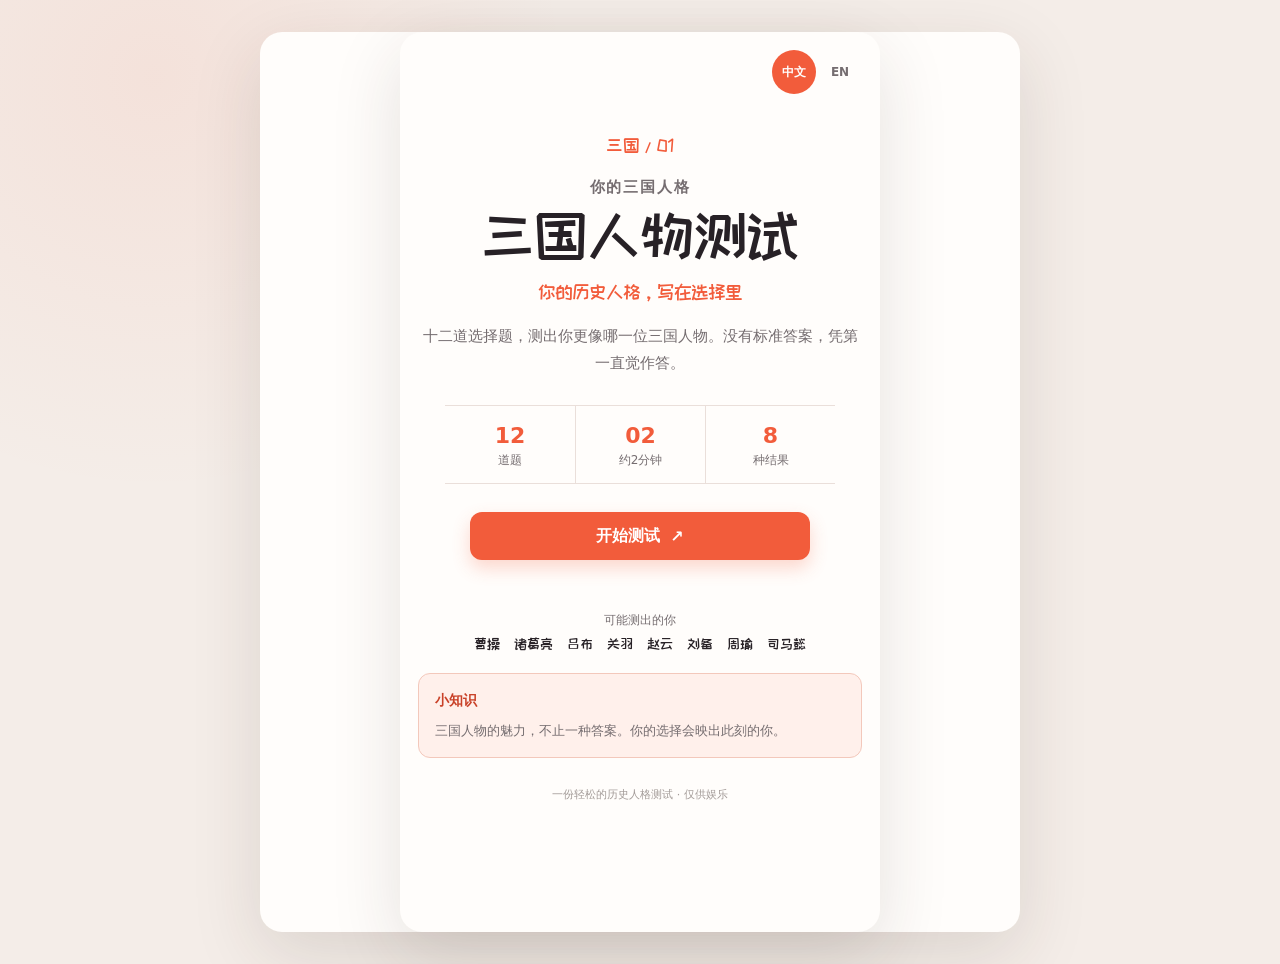
<file: index.html>
<!doctype html>
<html lang="zh-CN">
<head>
  <meta charset="utf-8">
  <meta name="viewport" content="width=device-width, initial-scale=1, viewport-fit=cover">
  <meta name="theme-color" content="#f25c3b">
  <title></title>
  <link rel="preconnect" href="https://fonts.googleapis.com">
  <link rel="preconnect" href="https://fonts.gstatic.com" crossorigin>
  <link href="https://fonts.googleapis.com/css2?family=ZCOOL+KuaiLe&display=swap" rel="stylesheet">
  <link rel="stylesheet" href="style.css">
</head>
<body>
  <main id="app" aria-live="polite"></main>
  <div id="toast" class="toast" role="status"></div>
  <script src="app.js"></script>
</body>
</html>
</file>
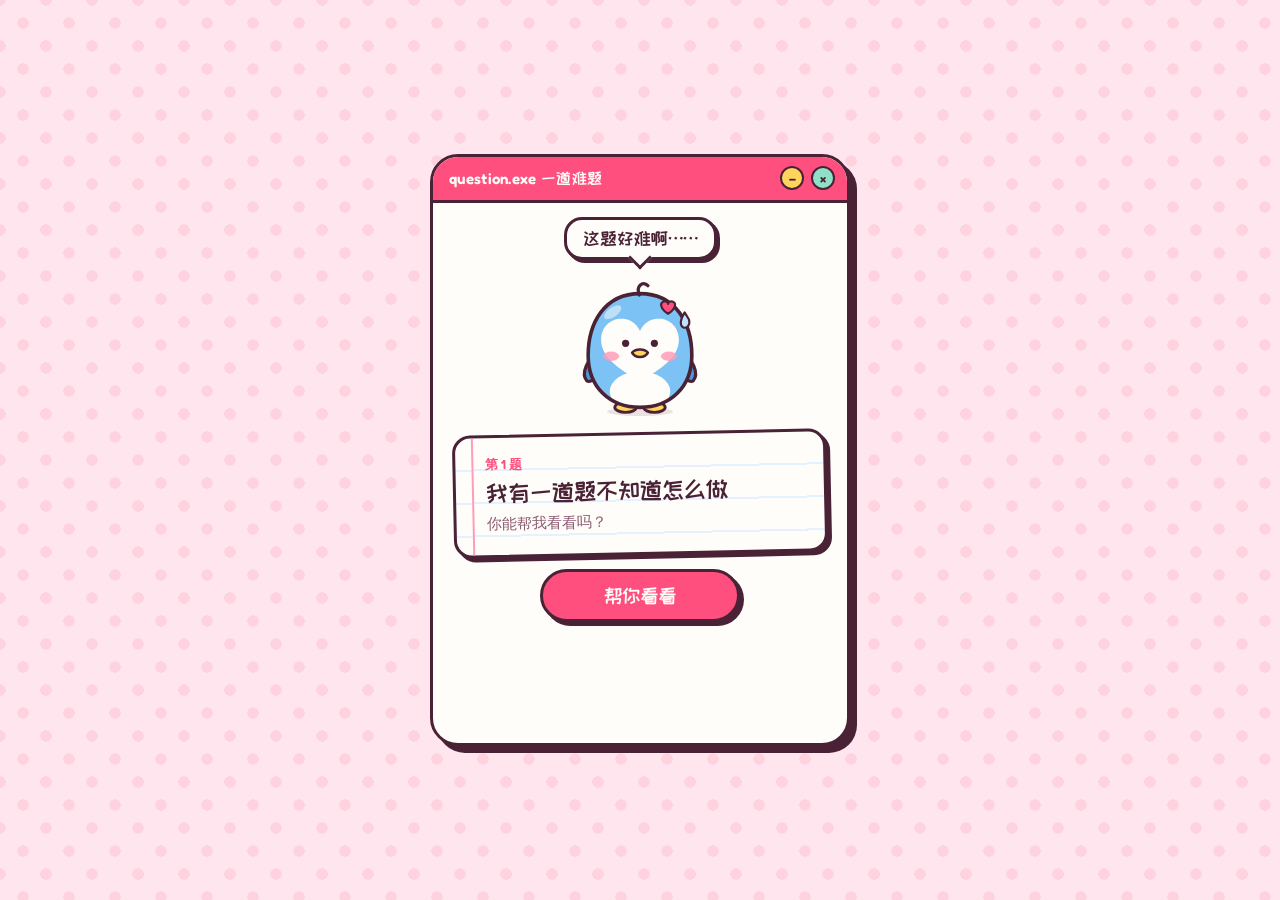
<file: q/index.html>
<!doctype html>
<html lang="zh-CN">
<head>
<meta charset="utf-8">
<meta name="viewport" content="width=device-width, initial-scale=1, viewport-fit=cover">
<meta name="description" content="帮我看看这道题怎么做">
<meta name="theme-color" content="#FF4F7E">
<!-- Q 版字体已内嵌在下面，不依赖 Google 字体；改了文字后运行 python tools/embed_fonts.py index.html 重新生成 -->
<title>我有一道题不知道怎么做</title>
<!-- fonts:start -->
<style>
@font-face{font-family:"ZCOOL KuaiLe";font-weight:400;font-display:swap;src:url([data-uri]) format("woff")}
@font-face{font-family:"Fredoka";font-weight:400 700;font-display:swap;src:url([data-uri]) format("woff")}
</style>
<!-- fonts:end -->


<style>
/* Layout: one phone-sized sticker window on strawberry-milk polka dots. Mascot + speech bubble on top, the current step below. */
:root{
  --milk:#FFE6EE;      /* page ground */
  --dot:#FFD2DF;       /* polka dots */
  --card:#FFFDF9;      /* window + mascot body */
  --ink:#4A2236;       /* outlines and text, a berry-tinted dark */
  --ink-soft:#8C5C72;  /* secondary text */
  --berry:#FF4F7E;     /* the one loud color */
  --berry-deep:#D93366;
  --butter:#FFD45C;
  --mint:#8FE0C6;
  --sky:#BFE3FF;
  --blush:#FF9DB8;
  --mint-t:#DDF6EE; --butter-t:#FFF2C6; --sky-t:#E4F2FF; --blush-t:#FFE1EA;
  --peng:#7CC2F4;      /* penguin body, little-blue-penguin blue */
  --peng-deep:#4D98DD; /* penguin flippers */
  --lilac:#CDBBFF;     /* third gift box ribbon */

  --display:"ZCOOL KuaiLe","Fredoka","PingFang SC","Hiragino Sans GB","Microsoft YaHei",sans-serif;
  --body:"Noto Sans SC","PingFang SC","Hiragino Sans GB","Microsoft YaHei",system-ui,sans-serif;
  --latin:"Fredoka","Noto Sans SC","PingFang SC",system-ui,sans-serif;

  --line:3px;
  --pop:4px 4px 0 var(--ink);
  color-scheme:light;
}
*{box-sizing:border-box}
[hidden]{display:none!important}
html,body{height:100%}
body{
  margin:0;
  background-color:var(--milk);
  background-image:
    radial-gradient(var(--dot) 17%, transparent 18%),
    radial-gradient(var(--dot) 17%, transparent 18%);
  background-size:46px 46px;
  background-position:0 0, 23px 23px;
  color:var(--ink);
  font-family:var(--body);
  font-size:15px;
  line-height:1.55;
  -webkit-tap-highlight-color:transparent;
}
button,textarea{font:inherit;color:inherit}
button{cursor:pointer}
:focus-visible{outline:3px dashed var(--berry-deep);outline-offset:3px}

.stage{
  min-height:100%;
  display:flex;flex-direction:column;align-items:center;justify-content:center;
  padding-block:24px;padding-inline:16px;
}

/* ---------- the window ---------- */
.win{
  width:100%;max-width:420px;
  background:var(--card);
  border:var(--line) solid var(--ink);
  border-radius:28px;
  box-shadow:7px 7px 0 var(--ink);
  overflow:hidden;
  position:relative;
}
.win.wobble{animation:wobble .5s ease-in-out}
.win-bar{
  display:flex;align-items:center;gap:10px;
  padding:9px 12px 9px 16px;
  background:var(--berry);
  border-bottom:var(--line) solid var(--ink);
  color:var(--card);
}
.win-title{font-family:var(--latin);font-weight:600;font-size:15px;letter-spacing:.02em;flex:1;min-width:0}
.win-title .wt-cn{font-family:var(--display);font-weight:400;font-size:16px}
.win-ctl{display:flex;gap:7px}
.win-ctl button{
  width:24px;height:24px;border-radius:50%;
  border:2.5px solid var(--ink);
  display:grid;place-items:center;padding:0;
  font-family:var(--latin);font-weight:600;font-size:13px;line-height:1;color:var(--ink);
}
.win-ctl .min{background:var(--butter)}
.win-ctl .close{background:var(--mint)}

.steps{
  display:flex;justify-content:center;gap:6px;
  padding:10px 16px 0;
}
.pip{width:16px;height:16px;fill:var(--card);stroke:var(--ink);stroke-width:2.4;stroke-linejoin:round;transition:fill .25s}
.pip.on{fill:var(--berry)}

.win-body{
  padding:14px 20px 26px;
  display:flex;flex-direction:column;gap:16px;
  min-height:540px;
}

/* ---------- mascot + bubble ---------- */
.hero{display:flex;flex-direction:column;align-items:center;gap:4px}
.bubble{
  position:relative;
  background:var(--card);
  border:var(--line) solid var(--ink);
  border-radius:18px;
  padding:6px 16px 7px;
  font-family:var(--display);font-size:18px;line-height:1.35;
  box-shadow:3px 3px 0 var(--ink);
  max-width:100%;text-align:center;
  margin-bottom:8px;
}
.bubble::after{
  content:"";position:absolute;left:50%;bottom:-9px;
  width:14px;height:14px;background:var(--card);
  border-right:var(--line) solid var(--ink);border-bottom:var(--line) solid var(--ink);
  transform:translateX(-50%) rotate(45deg);
}
.bubble.say{animation:say .28s ease-out}

.mascot{width:144px;height:144px;overflow:visible}
.mascot.pop{animation:pop .42s cubic-bezier(.3,1.6,.5,1)}
.m-peng{fill:var(--peng)}
.m-outline{fill:none;stroke:var(--ink);stroke-width:5;stroke-linejoin:round}
.m-mask{fill:var(--card)}
.m-flip{fill:var(--peng-deep);stroke:var(--ink);stroke-width:4.5;stroke-linejoin:round}
.m-foot{fill:var(--butter);stroke:var(--ink);stroke-width:4;stroke-linejoin:round}
.m-beak{fill:var(--butter);stroke:var(--ink);stroke-width:3.5;stroke-linejoin:round}
.m-clip{fill:var(--berry);stroke:var(--ink);stroke-width:3;stroke-linejoin:round}
.m-gloss{fill:var(--card);opacity:.5}
.m-cowlick{fill:none;stroke:var(--ink);stroke-width:4.5;stroke-linecap:round}
.m-cheek{fill:var(--blush);opacity:.85;transform-box:fill-box;transform-origin:center;transition:transform .3s,opacity .3s}
.m-ink{fill:var(--ink)}
.m-hl{fill:var(--card)}
.m-stroke{fill:none;stroke:var(--ink);stroke-width:5;stroke-linecap:round;stroke-linejoin:round}
.m-mouth{fill:var(--berry);stroke:var(--ink);stroke-width:3.5;stroke-linejoin:round}
.m-heart{fill:var(--berry);stroke:var(--ink);stroke-width:3.5;stroke-linejoin:round}
.m-drop{fill:var(--sky);stroke:var(--ink);stroke-width:3;stroke-linejoin:round}
.m-shadow{fill:var(--ink);opacity:.12}

.m-bob,.m-flip,.m-cowlick{transform-box:view-box}
.m-bob{transform-origin:100px 194px;animation:bob 2.4s ease-in-out infinite}
.m-flip-l{transform-origin:50px 116px;animation:flapL 1.6s ease-in-out infinite}
.m-flip-r{transform-origin:150px 116px;animation:flapR 1.6s ease-in-out infinite}
.m-cowlick{transform-origin:99px 32px;animation:sway 2.6s ease-in-out infinite}
.m-clip{transform-box:fill-box;transform-origin:center;animation:beat 1.1s ease-in-out infinite}

.face{display:none}
.mascot[data-mood="normal"] .f-normal,
.mascot[data-mood="happy"] .f-happy,
.mascot[data-mood="shy"] .f-shy,
.mascot[data-mood="nervous"] .f-nervous,
.mascot[data-mood="sad"] .f-sad,
.mascot[data-mood="love"] .f-love{display:inline}
.mascot[data-mood="shy"] .m-cheek{opacity:1;transform:scale(1.35)}
.mascot[data-mood="love"] .m-cheek{opacity:1}
.mascot[data-mood="love"] .m-flip-l,
.mascot[data-mood="happy"] .m-flip-l{animation:waveL .45s ease-in-out infinite alternate}
.mascot[data-mood="love"] .m-flip-r,
.mascot[data-mood="happy"] .m-flip-r{animation:waveR .45s ease-in-out infinite alternate}
.mascot[data-mood="love"] .m-clip{animation-duration:.5s}
.mascot[data-mood="nervous"] .m-bob{animation:jitter .18s linear infinite}
.mascot[data-mood="sad"] .m-bob{animation:droop 3.6s ease-in-out infinite}
.mascot[data-mood="sad"] .m-flip-l{animation:none;transform:rotate(-12deg)}
.mascot[data-mood="sad"] .m-flip-r{animation:none;transform:rotate(12deg)}
.mascot[data-mood="sad"] .m-cowlick{animation:none;transform:rotate(-30deg)}

/* ---------- screens ---------- */
.screen{display:flex;flex-direction:column;gap:14px}
.screen:not([hidden]){animation:enter .32s ease-out}
.q{
  font-family:var(--display);font-weight:400;
  font-size:clamp(25px,7vw,31px);line-height:1.25;
  margin:0;text-align:center;text-wrap:balance;
}
.q-sub{margin:-6px 0 0;text-align:center;color:var(--ink-soft);font-size:14px}
.q-label{margin:0 0 -8px;text-align:center;color:var(--berry);font-size:14px;font-weight:700}

/* boot: homework disguise */
.riddle{
  position:relative;
  border:var(--line) solid var(--ink);border-radius:18px;
  background-color:var(--card);
  background-image:repeating-linear-gradient(to bottom, transparent 0 31px, var(--sky-t) 31px 33px);
  box-shadow:4px 4px 0 var(--ink);
  padding:16px 18px 18px 30px;
  display:flex;flex-direction:column;gap:4px;
  transform:rotate(-1.2deg);
}
.riddle::before{content:"";position:absolute;left:16px;top:0;bottom:0;width:2px;background:var(--blush)}
.riddle-no{margin:0;font-family:var(--latin);font-weight:600;font-size:13px;color:var(--berry)}
.riddle-title{margin:0;font-family:var(--display);font-size:clamp(19px,5.6vw,24px);line-height:1.3;text-wrap:balance}
.riddle-sub{margin:0;color:var(--ink-soft)}

/* boot scanner */
.scan{
  background:var(--mint-t);
  border:var(--line) solid var(--ink);
  border-radius:20px;
  padding:14px 16px 16px;
  display:flex;flex-direction:column;gap:12px;
}
.scan-log{list-style:none;margin:0;padding:0;display:flex;flex-direction:column;gap:5px;min-height:124px}
.scan-log li{position:relative;padding-left:20px;font-size:14.5px;font-variant-numeric:tabular-nums}
.scan-log li::before{
  content:"";position:absolute;left:2px;top:.55em;width:9px;height:9px;border-radius:50%;
  background:var(--berry);border:2px solid var(--ink);
}
.scan-log li.typing::after{content:"";display:inline-block;width:2px;height:1em;background:var(--ink);margin-left:2px;vertical-align:-2px;animation:blink .7s steps(1) infinite}
.meter{display:flex;align-items:center;gap:10px;font-size:13.5px}
.meter-label{flex:none;color:var(--ink-soft)}
.meter-track{
  flex:1;min-width:0;height:16px;border-radius:999px;
  border:2.5px solid var(--ink);background:var(--card);overflow:hidden;
}
.meter-fill{
  height:100%;width:0;
  background:repeating-linear-gradient(-45deg,var(--berry) 0 8px,var(--blush) 8px 16px);
  transition:width 1.4s cubic-bezier(.2,.8,.3,1);
}
.meter-num{flex:none;font-family:var(--latin);font-weight:600;font-variant-numeric:tabular-nums;min-width:3.2em;text-align:right}
.boot-note{margin:0;text-align:center;color:var(--ink-soft)}

/* buttons */
.btn{
  --grow:1;
  font-family:var(--display);font-size:20px;line-height:1.2;
  padding:11px 26px 12px;
  border-radius:999px;
  border:var(--line) solid var(--ink);
  box-shadow:var(--pop);
  transform:scale(var(--grow));
  transition:transform .15s ease-out, box-shadow .15s ease-out, background-color .2s;
  white-space:nowrap;
}
.btn:hover{transform:translate(-1px,-1px) scale(var(--grow));box-shadow:5px 5px 0 var(--ink)}
.btn:active{transform:translate(3px,3px) scale(var(--grow));box-shadow:1px 1px 0 var(--ink)}
.btn-yes{background:var(--berry);color:var(--card)}
.btn-yes:hover{background:var(--berry-deep)}
.btn-no{background:var(--card)}
.btn-wide{align-self:center;min-width:200px}
.btn-ghost{
  align-self:center;background:none;border:0;padding:6px 10px;
  color:var(--ink-soft);font-size:14px;text-decoration:underline;text-underline-offset:3px;
}
.btn-ghost:hover{color:var(--ink)}

/* the yes / no arena */
.ask-zone{
  position:relative;height:180px;
  display:flex;align-items:center;justify-content:center;gap:18px;
}
.ask-zone .btn-yes{position:relative;z-index:2}
.btn-no.loose{position:absolute;z-index:3;transition:left .28s cubic-bezier(.3,1.4,.5,1), top .28s cubic-bezier(.3,1.4,.5,1), transform .15s}

/* choice chips */
.chips{display:grid;grid-template-columns:repeat(2,minmax(0,1fr));gap:10px}
.chip{
  display:flex;flex-direction:column;align-items:flex-start;gap:1px;
  text-align:left;
  padding:10px 13px 11px;
  border:var(--line) solid var(--ink);
  border-radius:18px;
  background:var(--card);
  box-shadow:3px 3px 0 var(--ink);
  transition:transform .14s ease-out, box-shadow .14s ease-out, background-color .2s, color .2s;
  min-width:0;
}
.chip:nth-child(4n+1){background:var(--blush-t)}
.chip:nth-child(4n+2){background:var(--butter-t)}
.chip:nth-child(4n+3){background:var(--sky-t)}
.chip:nth-child(4n+4){background:var(--mint-t)}
.chip:hover{transform:translate(-1px,-2px);box-shadow:4px 5px 0 var(--ink)}
.chip:active{transform:translate(2px,2px);box-shadow:1px 1px 0 var(--ink)}
.chip .t{font-family:var(--display);font-size:19px;line-height:1.25}
.chip .s{font-size:12.5px;color:var(--ink-soft);font-variant-numeric:tabular-nums}
.chip .tag{
  font-size:11px;font-weight:700;line-height:1;
  margin-left:6px;padding:3px 6px 2px;border-radius:999px;
  background:var(--berry);color:var(--card);vertical-align:3px;
}
.chip[aria-pressed="true"]{background:var(--berry);color:var(--card);animation:pick .35s cubic-bezier(.3,1.6,.5,1)}
.chip[aria-pressed="true"] .s{color:var(--card)}
.chip[aria-pressed="true"] .tag{background:var(--card);color:var(--berry)}

/* "skip the rest, open a blind box" chip, full width at the end of each list */
.chip.box-chip{
  grid-column:1/-1;flex-direction:row;align-items:center;gap:12px;
  background:var(--ink);color:var(--card);
  padding:10px 14px;
}
.box-chip .mode-ic{width:36px;height:36px;margin:0;flex:none}
.box-chip .bc-text{display:flex;flex-direction:column;min-width:0}
.box-chip .s{color:var(--dot)}
.box-chip .tag{background:var(--butter);color:var(--ink)}
.box-chip:hover{box-shadow:4px 5px 0 var(--berry)}

/* play mode: pick from a list, or open a blind box */
.modes .mode{align-items:center;text-align:center;gap:4px;padding:16px 10px 14px}
.modes .mode:nth-child(1){background:var(--sky-t)}
.modes .mode:nth-child(2){background:var(--blush-t)}
.mode-ic{width:46px;height:46px;margin-bottom:4px;overflow:visible}
.ic-a{fill:var(--card);stroke:var(--ink);stroke-width:2.5;stroke-linejoin:round}
.ic-b{fill:var(--berry);stroke:var(--ink);stroke-width:2.5;stroke-linejoin:round}
.ic-line{fill:none;stroke:var(--ink);stroke-width:2.5;stroke-linecap:round}
.ic-check{fill:none;stroke:var(--berry);stroke-width:3.5;stroke-linecap:round;stroke-linejoin:round}
.mode[aria-pressed="true"] .ic-b{fill:var(--butter)}
.mode[aria-pressed="true"] .ic-check{stroke:var(--butter)}
#playModes:not([hidden]),#chipsPlay:not([hidden]),#boxes:not([hidden]){animation:enter .3s ease-out}

/* blind boxes */
.boxes{display:grid;grid-template-columns:repeat(3,minmax(0,1fr));gap:12px;padding-top:22px}
.gift{
  --box:var(--blush);--ribbon:var(--butter);
  position:relative;background:none;border:0;padding:0;
  display:flex;flex-direction:column;align-items:center;
  animation:float 2.6s ease-in-out infinite;
  border-radius:16px;
}
.gift:nth-child(2){animation-delay:-.9s}
.gift:nth-child(3){animation-delay:-1.7s}
.gift-lid{
  position:relative;z-index:2;
  width:100%;max-width:104px;height:26px;margin-bottom:-4px;
  border:var(--line) solid var(--ink);border-radius:10px;
  background:var(--box);box-shadow:3px 3px 0 var(--ink);
  transition:transform .5s cubic-bezier(.3,1.6,.5,1);
}
.gift-lid::before,.gift-body::before{
  content:"";position:absolute;top:0;bottom:0;left:50%;width:16px;transform:translateX(-50%);
  background:var(--ribbon);border-inline:2.5px solid var(--ink);
}
.gift-bow{position:absolute;left:50%;bottom:calc(100% - 2px);transform:translateX(-50%);width:46px;height:22px}
.gift-bow::before,.gift-bow::after{
  content:"";position:absolute;bottom:0;width:22px;height:18px;
  border:var(--line) solid var(--ink);background:var(--ribbon);
  border-radius:50% 50% 45% 45%;
}
.gift-bow::before{left:0;transform:rotate(-22deg)}
.gift-bow::after{right:0;transform:rotate(22deg)}
.gift-body{
  position:relative;z-index:1;overflow:hidden;
  width:86%;max-width:90px;aspect-ratio:1/0.82;
  border:var(--line) solid var(--ink);border-radius:8px 8px 16px 16px;
  background:var(--box);box-shadow:3px 3px 0 var(--ink);
  display:grid;place-items:center;
}
.gift-q{
  position:relative;z-index:1;
  width:38px;height:38px;border-radius:50%;
  background:var(--card);border:var(--line) solid var(--ink);
  display:grid;place-items:center;
  font-family:var(--latin);font-weight:600;font-size:22px;line-height:1;
}
.gift-num{margin-top:9px;font-size:13px;color:var(--ink-soft)}
.gift-pop{position:absolute;left:50%;top:18px;width:30px;height:30px;margin-left:-15px;z-index:0;opacity:0;fill:var(--berry);stroke:var(--ink);stroke-width:2.2}
.gift-pop svg{width:100%;height:100%;display:block}
.gift:hover .gift-lid{transform:translateY(-4px) rotate(-3deg)}
.gift.shake{animation:shake .65s ease-in-out}
.gift.open{animation:none}
.gift.open .gift-lid{transform:translate(-14px,-48px) rotate(-24deg)}
.gift.open .gift-pop{animation:rise .9s ease-out forwards}
.gift.dim{opacity:.45;filter:saturate(.6)}

.reveal{display:flex;flex-direction:column;gap:16px;animation:popin .45s cubic-bezier(.3,1.5,.5,1)}
.reveal-card{
  position:relative;overflow:hidden;
  border:var(--line) solid var(--ink);border-radius:22px;
  background:var(--card);box-shadow:5px 5px 0 var(--ink);
  padding:16px 16px 14px;text-align:center;
}
.reveal-card::before{
  content:"";position:absolute;left:50%;top:58px;width:460px;height:460px;margin:-230px 0 0 -230px;
  background:repeating-conic-gradient(var(--butter-t) 0 9deg, var(--card) 9deg 18deg);
  animation:spin 18s linear infinite;
}
.reveal-card > *{position:relative}
.reveal-card.wiggle{animation:wobble .5s ease-in-out}
.reveal-badge{
  display:inline-block;background:var(--ink);color:var(--butter);
  font-family:var(--display);font-size:15px;padding:3px 14px 4px;border-radius:999px;
  transform:rotate(-4deg);
}
.reveal-big{
  margin:6px 0 10px;
  font-family:var(--display);font-size:clamp(34px,10vw,42px);line-height:1.15;
  color:var(--berry);text-shadow:3px 3px 0 var(--ink);
  text-wrap:balance;
}
.reveal-info{
  margin:0;display:flex;flex-direction:column;gap:6px;text-align:left;
  background:var(--butter-t);border:2.5px dashed var(--ink);border-radius:14px;
  padding:10px 12px;
}
.reveal-info > div{display:grid;grid-template-columns:3em minmax(0,1fr);gap:8px;align-items:baseline}
.reveal-info dt{color:var(--ink-soft);font-size:13px}
.reveal-info dd{margin:0;font-family:var(--display);font-size:17px;line-height:1.35;overflow-wrap:anywhere;min-width:0}
.reveal-rule{margin:10px 0 0;font-size:13.5px;color:var(--ink-soft)}
.reveal-rule + .reveal-rule{margin-top:2px}
.gift-win{
  display:inline-block;margin:0 0 10px;
  background:var(--berry);color:var(--card);
  border:2.5px solid var(--ink);border-radius:999px;
  padding:4px 14px 5px;font-weight:700;font-size:14.5px;
  box-shadow:2px 2px 0 var(--ink);
}
.odds{
  align-self:center;margin:-2px 0 0;
  display:inline-flex;align-items:center;gap:8px;
  background:var(--butter-t);border:2.5px solid var(--ink);border-radius:999px;
  padding:4px 14px 4px 6px;font-size:13.5px;
}
.odds-num{
  background:var(--berry);color:var(--card);border-radius:999px;
  padding:1px 9px 2px;font-family:var(--latin);font-weight:600;font-size:15px;font-variant-numeric:tabular-nums;
}
.reveal .btn{font-size:18px;padding:10px 20px 11px}

/* note */
.note-box{position:relative}
.note-box textarea{
  width:100%;min-height:118px;resize:none;
  border:var(--line) solid var(--ink);border-radius:18px;
  background:var(--butter-t);
  padding:12px 14px 26px;
  font-size:16px;line-height:1.6;
  box-shadow:3px 3px 0 var(--ink);
}
.note-box textarea::placeholder{color:var(--ink-soft);opacity:.8}
.note-count{position:absolute;right:14px;bottom:10px;font-family:var(--latin);font-size:12px;color:var(--ink-soft);font-variant-numeric:tabular-nums}
.row{display:flex;flex-wrap:wrap;justify-content:center;gap:12px}

/* ticket */
.ticket{
  position:relative;
  border:var(--line) solid var(--ink);
  border-radius:22px;
  background:var(--butter-t);
  box-shadow:5px 5px 0 var(--ink);
  overflow:hidden;
}
.tk-head{
  display:flex;align-items:baseline;justify-content:space-between;gap:10px;flex-wrap:wrap;
  background:var(--berry);color:var(--card);
  padding:10px 16px 11px;
  border-bottom:var(--line) solid var(--ink);
}
.tk-title{font-family:var(--display);font-size:22px}
.tk-no{font-family:var(--latin);font-weight:600;font-size:14px;font-variant-numeric:tabular-nums;letter-spacing:.04em}
.tk-rows{margin:0;padding:14px 16px 12px;display:flex;flex-direction:column;gap:8px}
.tk-rows > div{display:grid;grid-template-columns:4.2em minmax(0,1fr);gap:8px;align-items:baseline}
.tk-rows dt{color:var(--ink-soft);font-size:13px}
.tk-rows dd{margin:0;font-family:var(--display);font-size:19px;line-height:1.3;overflow-wrap:anywhere;min-width:0}
.tk-rows dd.plain{font-family:var(--body);font-size:15px}
.tk-cut{position:relative;border-top:2.5px dashed var(--ink);margin:0 18px}
.tk-cut::before,.tk-cut::after{
  content:"";position:absolute;top:-14px;width:26px;height:26px;border-radius:50%;
  background:var(--card);border:var(--line) solid var(--ink);
}
.tk-cut::before{left:-34px}
.tk-cut::after{right:-34px}
.tk-foot{display:flex;gap:18px;flex-wrap:wrap;padding:12px 16px 14px;font-size:13px;color:var(--ink-soft)}
.tk-foot b{display:block;font-family:var(--display);font-weight:400;font-size:18px;color:var(--ink)}
.stamp{
  position:absolute;right:14px;bottom:12px;
  width:82px;height:82px;border-radius:50%;
  border:3px solid var(--berry);
  box-shadow:inset 0 0 0 3px var(--butter-t), inset 0 0 0 5.5px var(--berry);
  color:var(--berry);
  display:grid;place-items:center;text-align:center;
  font-family:var(--display);font-size:19px;line-height:1.1;
  transform:rotate(-14deg);opacity:.9;
  pointer-events:none;
}
.stamp.slam{animation:slam .45s cubic-bezier(.2,1.4,.4,1) both}
.tk-hint{margin:0;text-align:center;color:var(--ink-soft);font-size:14px}
.copy-fallback{
  width:100%;min-height:150px;border:2.5px dashed var(--ink);border-radius:14px;
  background:var(--card);padding:10px 12px;font-size:14px;resize:none;
}

/* toast + effects */
.toast{
  position:fixed;left:50%;bottom:calc(24px + env(safe-area-inset-bottom, 0px));
  transform:translateX(-50%);
  background:var(--ink);color:var(--card);
  padding:9px 18px;border-radius:999px;
  font-size:14px;white-space:nowrap;
  box-shadow:3px 3px 0 var(--berry);
  z-index:20;
  animation:enter .25s ease-out;
}
#fx{position:fixed;inset:0;width:100%;height:100%;pointer-events:none;z-index:15}

@keyframes bob{0%,100%{transform:translateY(0) scale(1,1)}50%{transform:translateY(-6px) scale(.98,1.03)}}
@keyframes sway{0%,100%{transform:rotate(-6deg)}50%{transform:rotate(7deg)}}
@keyframes waveL{from{transform:rotate(-6deg)}to{transform:rotate(32deg)}}
@keyframes waveR{from{transform:rotate(6deg)}to{transform:rotate(-32deg)}}
@keyframes wag{0%,100%{transform:rotate(-7deg)}50%{transform:rotate(9deg)}}
@keyframes flapL{0%,100%{transform:rotate(0)}50%{transform:rotate(14deg)}}
@keyframes flapR{0%,100%{transform:rotate(0)}50%{transform:rotate(-14deg)}}
@keyframes jitter{0%{transform:translateX(0)}25%{transform:translateX(-2px)}75%{transform:translateX(2px)}100%{transform:translateX(0)}}
@keyframes droop{0%,100%{transform:scale(1.03,.96)}50%{transform:scale(1.05,.93)}}
@keyframes pop{0%{transform:scale(1)}35%{transform:scale(1.14,.88)}70%{transform:scale(.95,1.06)}100%{transform:scale(1)}}
@keyframes say{from{transform:scale(.85);opacity:.4}to{transform:scale(1);opacity:1}}
@keyframes enter{from{transform:translateY(10px);opacity:.2}to{transform:translateY(0);opacity:1}}
@keyframes pick{0%{transform:scale(1)}40%{transform:scale(1.07)}100%{transform:scale(1)}}
@keyframes slam{0%{transform:rotate(-14deg) scale(2.4);opacity:0}100%{transform:rotate(-14deg) scale(1);opacity:.9}}
@keyframes blink{50%{opacity:0}}
@keyframes beat{0%,100%{transform:scale(1)}20%{transform:scale(1.18)}40%{transform:scale(.96)}60%{transform:scale(1.1)}}
@keyframes float{0%,100%{transform:translateY(0)}50%{transform:translateY(-5px)}}
@keyframes shake{0%,100%{transform:rotate(0)}15%{transform:rotate(-9deg)}30%{transform:rotate(8deg)}45%{transform:rotate(-7deg)}60%{transform:rotate(6deg)}75%{transform:rotate(-3deg)}}
@keyframes rise{0%{opacity:0;transform:translateY(10px) scale(.4)}35%{opacity:1}100%{opacity:0;transform:translateY(-70px) scale(1.2)}}
@keyframes popin{0%{transform:scale(.7);opacity:0}100%{transform:scale(1);opacity:1}}
@keyframes spin{to{transform:rotate(360deg)}}
@keyframes wobble{0%,100%{transform:rotate(0)}20%{transform:rotate(-2.5deg)}40%{transform:rotate(2deg)}60%{transform:rotate(-1.2deg)}80%{transform:rotate(.6deg)}}

@media (max-width:380px){
  .win-body{padding-inline:14px}
  .chip .t{font-size:17px}
  .btn{font-size:18px;padding:10px 20px 11px}
}
@media (prefers-reduced-motion:reduce){
  *,*::before,*::after{animation:none!important;transition:none!important}
}
</style>
</head>
<body>
<svg width="0" height="0" style="position:absolute" aria-hidden="true">
  <symbol id="heart" viewBox="0 0 24 24"><path d="M12 21 C4 15 2 10.5 4.2 7.2 C6 4.6 9.6 4.8 12 8 C14.4 4.8 18 4.6 19.8 7.2 C22 10.5 20 15 12 21 Z"/></symbol>
</svg>

<div class="stage">
  <main class="win" id="win">
    <div class="win-bar">
      <div class="win-title"><span id="wtEn">question.exe</span> <span class="wt-cn" id="wtCn">一道难题</span></div>
      <div class="win-ctl">
        <button class="min" id="btnMin" type="button" aria-label="最小化">–</button>
        <button class="close" id="btnClose" type="button" aria-label="关闭">×</button>
      </div>
    </div>

    <div class="steps" id="steps" aria-label="进度" hidden></div>

    <div class="win-body">
      <div class="hero" aria-live="polite">
        <div class="bubble" id="bubble">这题好难啊……</div>
        <svg class="mascot" id="mascot" data-mood="nervous" viewBox="0 0 200 200" role="img" aria-label="怦怦">
          <defs><clipPath id="pengBody"><path d="M100 30 C150 30 172 72 172 116 C172 160 142 188 100 188 C58 188 28 160 28 116 C28 72 50 30 100 30 Z"/></clipPath></defs>
          <ellipse class="m-shadow" cx="100" cy="194" rx="46" ry="6"/>
          <g class="m-bob">
            <ellipse class="m-foot" cx="80" cy="188" rx="15" ry="7"/>
            <ellipse class="m-foot" cx="120" cy="188" rx="15" ry="7"/>
            <path class="m-flip m-flip-l" d="M46 110 C26 118 18 142 26 151 C32 156 44 142 54 128 Z"/>
            <path class="m-flip m-flip-r" d="M154 110 C174 118 182 142 174 151 C168 156 156 142 146 128 Z"/>
            <path class="m-peng" d="M100 30 C150 30 172 72 172 116 C172 160 142 188 100 188 C58 188 28 160 28 116 C28 72 50 30 100 30 Z"/>
            <g clip-path="url(#pengBody)">
              <path class="m-mask" d="M100 152 C70 134 46 118 46 94 C46 74 62 63 77 65 C88 66 96 73 100 82 C104 73 112 66 123 65 C138 63 154 74 154 94 C154 118 130 134 100 152 Z"/>
              <ellipse class="m-mask" cx="100" cy="166" rx="42" ry="28"/>
            </g>
            <path class="m-outline" d="M100 30 C150 30 172 72 172 116 C172 160 142 188 100 188 C58 188 28 160 28 116 C28 72 50 30 100 30 Z"/>
            <ellipse class="m-gloss" cx="62" cy="56" rx="14" ry="6.5" transform="rotate(-35 62 56)"/>
            <path class="m-cowlick" d="M99 32 C94 19 104 12 111 19"/>
            <path class="m-clip" d="M139 58 C128 51 127 43 133 41 C136 40.2 139 42 139 44.5 C139 42 142 40.2 145 41 C151 43 150 51 139 58 Z"/>
            <ellipse class="m-cheek" cx="60" cy="117" rx="11" ry="6.5"/>
            <ellipse class="m-cheek" cx="140" cy="117" rx="11" ry="6.5"/>

            <g class="face f-normal">
              <ellipse class="m-ink" cx="78" cy="98" rx="9" ry="11"/><circle class="m-hl" cx="81.5" cy="93.5" r="3.6"/><circle class="m-hl" cx="75" cy="102.5" r="1.6"/>
              <ellipse class="m-ink" cx="122" cy="98" rx="9" ry="11"/><circle class="m-hl" cx="125.5" cy="93.5" r="3.6"/><circle class="m-hl" cx="119" cy="102.5" r="1.6"/>
              <path class="m-beak" d="M89 112 C93 106 107 106 111 112 C107 120 93 120 89 112 Z"/>
            </g>
            <g class="face f-happy">
              <path class="m-stroke" d="M68 101 Q78 88 88 101"/>
              <path class="m-stroke" d="M112 101 Q122 88 132 101"/>
              <path class="m-mouth" d="M91 111 Q100 127 109 111 Z"/><path class="m-beak" d="M87 111 C92 104 108 104 113 111 C108 114.5 92 114.5 87 111 Z"/>
            </g>
            <g class="face f-shy">
              <path class="m-stroke" d="M69 92 L84 99 L69 106"/>
              <path class="m-stroke" d="M131 92 L116 99 L131 106"/>
              <path class="m-beak" d="M89 112 C93 106 107 106 111 112 C107 120 93 120 89 112 Z"/>
            </g>
            <g class="face f-nervous">
              <circle class="m-ink" cx="80" cy="99" r="5"/>
              <circle class="m-ink" cx="120" cy="99" r="5"/>
              <path class="m-beak" d="M89 112 C93 106 107 106 111 112 C107 120 93 120 89 112 Z"/>
              <path class="m-drop" d="M162 56 C156 66 154 73 160 77 C166 79 170 73 168 66 Z"/>
            </g>
            <g class="face f-sad">
              <path class="m-stroke" d="M66 84 L86 90"/>
              <path class="m-stroke" d="M134 84 L114 90"/>
              <ellipse class="m-ink" cx="78" cy="100" rx="9" ry="11"/><circle class="m-hl" cx="81.5" cy="95.5" r="4.2"/>
              <ellipse class="m-ink" cx="122" cy="100" rx="9" ry="11"/><circle class="m-hl" cx="125.5" cy="95.5" r="4.2"/>
              <path class="m-beak" d="M89 112 C93 106 107 106 111 112 C107 120 93 120 89 112 Z"/>
              <path class="m-drop" d="M128 112 C124 120 123 126 128 128 C133 126 132 120 128 112 Z"/>
            </g>
            <g class="face f-love">
              <path class="m-heart" d="M78 110 C65 101 63 91 71 88.5 C75 87.5 78 90 78 93 C78 90 81 87.5 85 88.5 C93 91 91 101 78 110 Z"/>
              <path class="m-heart" d="M122 110 C109 101 107 91 115 88.5 C119 87.5 122 90 122 93 C122 90 125 87.5 129 88.5 C137 91 135 101 122 110 Z"/>
              <path class="m-mouth" d="M91 111 Q100 127 109 111 Z"/><path class="m-beak" d="M87 111 C92 104 108 104 113 111 C108 114.5 92 114.5 87 111 Z"/>
            </g>
          </g>
        </svg>
      </div>

      <!-- 1. boot -->
      <section class="screen" data-screen="boot">
        <div class="riddle" id="riddle">
          <p class="riddle-no">第 1 题</p>
          <p class="riddle-title" id="riddleTitle">我有一道题不知道怎么做</p>
          <p class="riddle-sub" id="riddleSub">你能帮我看看吗？</p>
        </div>
        <div class="scan" id="scanWrap" hidden>
          <ul class="scan-log" id="scanLog"></ul>
          <div class="meter">
            <span class="meter-label">心动指数</span>
            <div class="meter-track"><div class="meter-fill" id="meterFill"></div></div>
            <span class="meter-num" id="meterNum">0%</span>
          </div>
        </div>
        <p class="boot-note" id="bootNote" hidden>其实题目在这里，要拆开看看吗？</p>
        <button class="btn btn-yes btn-wide" id="btnHelp" type="button">帮你看看</button>
        <button class="btn btn-yes btn-wide" id="btnOpen" type="button" hidden>拆开看看</button>
      </section>

      <!-- 2. ask -->
      <section class="screen" data-screen="ask" hidden>
        <p class="q-label">这道题是：</p>
        <h1 class="q" id="question">要不要，和我去约会一次？</h1>
        <p class="q-sub">认真回答，不许敷衍</p>
        <div class="ask-zone" id="askZone">
          <button class="btn btn-yes" id="btnYes" type="button">好呀</button>
          <button class="btn btn-no" id="btnNo" type="button">不要</button>
        </div>
      </section>

      <!-- 3-6. choices -->
      <section class="screen" data-screen="date" hidden>
        <h2 class="q">哪天有空？</h2>
        <div class="chips" id="chipsDate"></div>
      </section>
      <section class="screen" data-screen="time" hidden>
        <h2 class="q">几点见面？</h2>
        <div class="chips" id="chipsTime"></div>
        <button class="btn-ghost" type="button" data-back>上一步</button>
      </section>
      <section class="screen" data-screen="food" hidden>
        <h2 class="q">吃点什么？</h2>
        <div class="chips" id="chipsFood"></div>
        <button class="btn-ghost" type="button" data-back>上一步</button>
      </section>
      <section class="screen" data-screen="box" hidden>
        <h2 class="q" id="boxTitle">玩什么？</h2>
        <p class="q-sub" id="boxSub">你自己选，还是开个盲盒？</p>
        <div class="chips modes" id="playModes"></div>
        <div class="chips" id="chipsPlay" hidden></div>
        <p class="odds" id="boxOdds" hidden><span class="odds-num" id="oddsNum">1/3</span><span id="oddsText">3 个盒子里藏着 1 份小礼物</span></p>
        <div class="boxes" id="boxes" hidden></div>
        <button class="btn-ghost" id="toPick" type="button" hidden>算了，还是我自己选吧</button>
        <div class="reveal" id="reveal" hidden>
          <div class="reveal-card" id="revealCard">
            <span class="reveal-badge">隐藏款</span>
            <p class="reveal-big" id="revealBig">听我的！</p>
            <p class="gift-win" id="bxWin">恭喜！你抽中了小礼物</p>
            <dl class="reveal-info">
              <div><dt>时间</dt><dd id="bxTime"></dd></div>
              <div><dt>地点</dt><dd id="bxPlace"></dd></div>
              <div><dt>吃</dt><dd id="bxFood"></dd></div>
              <div><dt>活动</dt><dd id="bxSecret">保密，到了就知道</dd></div>
              <div><dt>礼物</dt><dd id="bxGift">保密，见面给你</dd></div>
            </dl>
            <p class="reveal-rule" id="bxRule">你只需要知道时间，剩下的全听我安排</p>
            <p class="reveal-rule" id="bxNote">偷偷告诉你：跟我出去，肯定会有一个小礼物</p>
          </div>
          <div class="row">
            <button class="btn btn-yes" id="btnBox" type="button">收下，下一步</button>
            <button class="btn btn-no" id="btnBoxAgain" type="button">再开一个</button>
          </div>
        </div>
        <button class="btn-ghost" id="boxBack" type="button">上一步</button>
      </section>

      <!-- 7. note -->
      <section class="screen" data-screen="note" hidden>
        <h2 class="q">有什么想对我说的？</h2>
        <div class="note-box">
          <textarea id="note" maxlength="60" placeholder="比如：毛肚要点两份"></textarea>
          <span class="note-count" id="noteCount">0/60</span>
        </div>
        <div class="row">
          <button class="btn btn-yes" id="btnNote" type="button">写好了</button>
        </div>
        <button class="btn-ghost" id="btnSkip" type="button">不写了，直接出发</button>
      </section>

      <!-- 8. ticket -->
      <section class="screen" data-screen="ticket" hidden>
        <div class="ticket" id="ticket">
          <div class="tk-head">
            <span class="tk-title">约会通行证</span>
            <span class="tk-no" id="tkNo">No.0520-0000</span>
          </div>
          <dl class="tk-rows">
            <div><dt>日期</dt><dd id="rDate"></dd></div>
            <div><dt>时间</dt><dd id="rTime"></dd></div>
            <div><dt>地点</dt><dd id="rPlace"></dd></div>
            <div><dt>吃</dt><dd id="rFood"></dd></div>
            <div><dt>玩</dt><dd id="rPlay"></dd></div>
            <div id="rGiftRow" hidden><dt>礼物</dt><dd id="rGift"></dd></div>
            <div id="rNoteRow"><dt>悄悄话</dt><dd class="plain" id="rNote"></dd></div>
          </dl>
          <div class="tk-cut"></div>
          <div class="tk-foot">
            <div>持券人<b id="rTo"></b></div>
            <div>邀请人<b id="rFrom"></b></div>
          </div>
          <div class="stamp" id="stamp">不许<br>反悔</div>
        </div>
        <p class="tk-hint" id="tkHint">截图发给我，就算正式成交</p>
        <div class="row">
          <button class="btn btn-yes" id="btnCopy" type="button">复制约会单</button>
          <button class="btn btn-no" id="btnAgain" type="button">重新选</button>
        </div>
        <textarea class="copy-fallback" id="copyFallback" readonly hidden aria-label="约会单文字"></textarea>
      </section>
    </div>
  </main>
</div>

<canvas id="fx" aria-hidden="true"></canvas>

<script>
/* ============================================================
   换皮只改这里：名字、问题、选项、文案
   GitHub 版还支持链接参数：?to=小美&from=阿杰
   ============================================================ */
const CONFIG = {
  from: "我",                       // 邀请人（你）
  to: "你",                         // 被邀请的人（TA）
  question: "要不要，和我去约会一次？",
  bootLines: [
    "正在扫描附近的心动信号…",
    "发现 1 位人类，心跳 128 bpm",
    "目标：想见{to}",
    "伪装状态：假装很淡定（失败）"
  ],
  heartIndex: 98,                   // 心动指数
  noLabels: ["不要", "真的不要吗？", "再想想嘛", "肯定是按错了", "这个按钮坏了", "抓不到我~", "最后一次机会", "好吧…那就好呀"],
  noBubbles: ["诶？", "手滑了对吧", "我不信", "再给你一次机会", "呜……", "按钮都替我难过了", "最后问一次嘛", "我就知道！"],
  times: [
    { t: "上午", s: "10:00 早点见" },
    { t: "下午", s: "14:00 睡饱再出门" },
    { t: "傍晚", s: "17:30 刚好赶上晚霞" },
    { t: "晚上", s: "19:00 夜色正好" }
  ],
  foods: [
    { t: "火锅", s: "天冷就该涮一下" },
    { t: "烤肉", s: "我烤，你负责吃" },
    { t: "日料", s: "三文鱼管够" },
    { t: "甜品下午茶", s: "蛋糕要点两块" },
    { t: "街边小吃", s: "从街头吃到街尾" },
    { t: "你来定", s: "我都可以" }
  ],
  playMode: {                       // 玩什么：先问TA自己选还是开盲盒
    title: "玩什么？",
    sub: "你自己选，还是开个盲盒？",
    pick: { t: "我自己选", s: "从清单里挑一个" },
    box:  { t: "开盲盒", s: "惊喜！全听我的", tag: "惊喜" }
  },
  plays: [                          // 选「我自己选」时的活动清单
    { t: "看电影", s: "爆米花我请" },
    { t: "公园散步", s: "顺便喂喂鸽子" },
    { t: "电玩城抓娃娃", s: "抓到的都归你" },
    { t: "看展", s: "假装很有文化" },
    { t: "压马路", s: "走到哪算哪" },
    { t: "你安排", s: "我跟着你走" }
  ],
  place: "公园南门",
  boxPlan: { date: "我来定", time: "我来定" },     // TA 跳过日期/时间直接开盲盒时显示的内容
  boxChip: { t: "直接开盲盒", s: "不想选了？剩下的全听我安排", tag: "惊喜" },                // 见面地点，盲盒里和约会单上会显示
  blindBox: {                       // 玩什么 = 盲盒，开出来永远是隐藏款「听我的」
    opening: "咚咚咚……",
    bubble: "中奖啦！礼物保密~",
    lines: ["听我的！", "还是听我的！", "都说了听我的", "隐藏款只有这一种"],
    againBubbles: ["再开也一样哦", "嘿嘿，没有别的款", "盒子都被我承包了", "放弃挣扎吧"],
    secret: "保密，到了就知道",
    secretFood: "也是秘密，带好胃口就行",
    secretPlace: "保密，我来定",      // 开了盲盒，地点就保密
    odds: "1/3",                      // 盲盒页显示的中奖概率（其实每个盒子都中）
    oddsText: "3 个盒子里藏着 1 份小礼物",
    giftWin: "恭喜！你抽中了小礼物",
    gift: "保密，见面给你",
    giftNote: "偷偷告诉你：跟我出去，肯定会有一个小礼物",
    rule: "你只需要知道时间，剩下的全听我安排",
    ticket: "盲盒隐藏款（听我的）"
  },
  mascotName: "怦怦",
  disguise: {                       // 开场伪装成一道题，链接标题也是这句
    title: "我有一道题不知道怎么做",
    sub: "你能帮我看看吗？",
    bubble: "这题好难啊……"
  }
};

/* per-screen mascot mood + speech bubble */
const SCENES = {
  boot:   { mood: "nervous", say: CONFIG.disguise.bubble },
  ask:    { mood: "normal",say: "就问一下下" },
  date:   { mood: "happy", say: "耶！那哪天有空呀？" },
  time:   { mood: "happy", say: "几点出门好呢" },
  food:   { mood: "love",  say: "先想想吃什么" },
  box:    { mood: "happy", say: "玩什么，你选还是我安排？" },
  note:   { mood: "shy",   say: "还有要叮嘱我的吗" },
  ticket: { mood: "love",  say: "成交！不许反悔哦" }
};
const ORDER = ["boot", "ask", "date", "time", "food", "box", "note", "ticket"];
const STEP_OF = { ask: 1, date: 2, time: 3, food: 4, box: 5, note: 6, ticket: 7 };

/* ---------- helpers ---------- */
const $ = (s, r = document) => r.querySelector(s);
const sleep = ms => new Promise(r => setTimeout(r, ms));
const fill = s => s.replaceAll("{to}", CONFIG.to).replaceAll("{from}", CONFIG.from);
let reduceMotion = false;
try { reduceMotion = matchMedia("(prefers-reduced-motion: reduce)").matches; } catch (e) {}

try {
  const q = new URLSearchParams(location.search);
  if (q.get("to")) CONFIG.to = q.get("to").slice(0, 12);
  if (q.get("from")) CONFIG.from = q.get("from").slice(0, 12);
  if (q.get("place")) CONFIG.place = q.get("place").slice(0, 30);
} catch (e) {}

const mascot = $("#mascot");
const bubble = $("#bubble");
let current = "boot";
let tempTimer = 0;
const answers = { date: "", time: "", food: "", play: "", note: "" };

function setMood(m) {
  if (mascot.dataset.mood === m) return;
  mascot.dataset.mood = m;
  mascot.classList.remove("pop"); void mascot.getBBox(); mascot.classList.add("pop");
}
function say(text) {
  bubble.textContent = text;
  bubble.classList.remove("say"); void bubble.offsetWidth; bubble.classList.add("say");
}
function scene(name) {
  const s = SCENES[name];
  setMood(s.mood); say(s.say);
}
function tempReact(mood, text, ms = 1600) {
  clearTimeout(tempTimer);
  setMood(mood); say(text);
  tempTimer = setTimeout(() => scene(current), ms);
}

/* ---------- progress hearts ---------- */
const steps = $("#steps");
for (let i = 0; i < 6; i++) {
  steps.insertAdjacentHTML("beforeend", '<svg class="pip" viewBox="0 0 24 24" aria-hidden="true"><use href="#heart"/></svg>');
}
function setProgress(name) {
  const n = STEP_OF[name] || 0;
  steps.hidden = n === 0;
  steps.setAttribute("aria-label", `进度 ${Math.min(n, 6)}/6`);
  [...steps.children].forEach((p, i) => p.classList.toggle("on", i < n - 1 || name === "ticket"));
}

/* ---------- navigation ---------- */
function go(name) {
  clearTimeout(tempTimer);
  current = name;
  document.querySelectorAll(".screen").forEach(s => { s.hidden = s.dataset.screen !== name; });
  setProgress(name);
  if (typeof noBtn !== "undefined") noBtn.hidden = name !== "ask";
  scene(name);
  if (name === "box") resetBox();
  if (name === "ticket") renderTicket();
}
document.querySelectorAll("[data-back]").forEach(b => b.addEventListener("click", () => {
  const i = ORDER.indexOf(current);
  go(ORDER[Math.max(2, i - 1)]);
}));

/* ---------- boot ---------- */
$("#bootNote").textContent = fill("其实这道题是给{to}的，要拆开看看吗？");
let bootDone = false;
async function runBoot() {
  const log = $("#scanLog");
  for (const raw of CONFIG.bootLines) {
    const line = fill(raw);
    const li = document.createElement("li");
    log.appendChild(li);
    if (reduceMotion || bootDone) { li.textContent = line; continue; }
    li.classList.add("typing");
    for (const ch of line) { li.textContent += ch; await sleep(26); }
    li.classList.remove("typing");
    await sleep(160);
  }
  $("#meterFill").style.width = CONFIG.heartIndex + "%";
  const num = $("#meterNum");
  if (reduceMotion) { num.textContent = CONFIG.heartIndex + "%"; return; }
  const t0 = performance.now();
  (function count(t) {
    const k = Math.min(1, (t - t0) / 1400);
    num.textContent = Math.round(CONFIG.heartIndex * (1 - Math.pow(1 - k, 3))) + "%";
    if (k < 1) requestAnimationFrame(count);
  })(t0);
}
$("#riddleTitle").textContent = CONFIG.disguise.title;
$("#riddleSub").textContent = CONFIG.disguise.sub;
$("#btnHelp").addEventListener("click", () => {
  $("#riddle").hidden = true;
  $("#btnHelp").hidden = true;
  $("#scanWrap").hidden = false;
  $("#bootNote").hidden = false;
  $("#btnOpen").hidden = false;
  $("#wtEn").textContent = "heartbeat.exe";
  $("#wtCn").textContent = "心动检测";
  clearTimeout(tempTimer);
  setMood("shy"); say(`其实……我是${CONFIG.mascotName}，超淡定的`);
  SCENES.boot = { mood: "shy", say: `我是${CONFIG.mascotName}，超淡定的` };
  runBoot();
});
$("#btnOpen").addEventListener("click", () => { bootDone = true; go("ask"); });

/* ---------- ask: yes grows, no runs away ---------- */
$("#question").textContent = fill(CONFIG.question);
const zone = $("#askZone"), yesBtn = $("#btnYes"), noBtn = $("#btnNo");
let noCount = 0, surrendered = false, skipClick = false, answered = false;

function dodge() {
  if (surrendered || answered) return;
  noCount++;
  const last = CONFIG.noLabels.length - 1;
  if (noCount >= last) { surrendered = true; noBtn.textContent = CONFIG.noLabels[last]; }
  else noBtn.textContent = CONFIG.noLabels[noCount];

  const grow = Math.min(1 + noCount * 0.11, 1.7);
  yesBtn.style.setProperty("--grow", grow.toFixed(2));

  // the "no" button escapes anywhere inside the window, never on top of "yes"
  const win = $("#win");
  const wr = win.getBoundingClientRect();
  const prev = noBtn.getBoundingClientRect();
  if (!noBtn.classList.contains("loose")) {
    noBtn.style.left = (prev.left - wr.left) + "px";
    noBtn.style.top = (prev.top - wr.top) + "px";
    noBtn.classList.add("loose");
    win.appendChild(noBtn);
    void noBtn.offsetWidth;
  }
  const bw = noBtn.offsetWidth, bh = noBtn.offsetHeight;
  const yr = yesBtn.getBoundingClientRect();
  const ycx = yr.left + yr.width / 2 - wr.left, ycy = yr.top + yr.height / 2 - wr.top;
  const yhw = yesBtn.offsetWidth * grow / 2 + 14, yhh = yesBtn.offsetHeight * grow / 2 + 14;
  const top0 = 56, minX = 10, maxX = Math.max(minX, wr.width - bw - 10), maxY = Math.max(top0, wr.height - bh - 10);
  const px = prev.left - wr.left, py = prev.top - wr.top;
  let pick = null;
  for (let i = 0; i < 60 && !pick; i++) {
    const x = minX + Math.random() * (maxX - minX), y = top0 + Math.random() * (maxY - top0);
    const clearOfYes = x + bw < ycx - yhw || x > ycx + yhw || y + bh < ycy - yhh || y > ycy + yhh;
    const farEnough = Math.hypot(x - px, y - py) > 90;
    if (clearOfYes && farEnough) pick = { x, y };
  }
  if (!pick) pick = { x: minX, y: maxY };
  noBtn.style.left = pick.x + "px";
  noBtn.style.top = pick.y + "px";

  const line = CONFIG.noBubbles[Math.min(noCount - 1, CONFIG.noBubbles.length - 1)];
  clearTimeout(tempTimer);
  setMood(surrendered ? "happy" : noCount <= 2 ? "nervous" : "sad");
  say(line);
}

noBtn.addEventListener("pointerenter", e => { if (e.pointerType === "mouse") dodge(); });
noBtn.addEventListener("pointerdown", e => {
  if (surrendered) return;
  e.preventDefault();
  skipClick = true;
  dodge();
});
noBtn.addEventListener("click", () => {
  if (skipClick) { skipClick = false; return; }
  if (surrendered) sayYes(noBtn); else dodge();
});
yesBtn.addEventListener("click", () => sayYes(yesBtn));

function sayYes(fromEl) {
  if (answered) return;
  answered = true;
  const r = fromEl.getBoundingClientRect();
  burst(r.left + r.width / 2, r.top + r.height / 2, 70);
  clearTimeout(tempTimer);
  setMood("love"); say("耶！你答应了！");
  setTimeout(() => go("date"), reduceMotion ? 300 : 1300);
}

/* ---------- choice chips ---------- */
const WD = ["周日", "周一", "周二", "周三", "周四", "周五", "周六"];
function dateOptions() {
  const out = [], now = new Date();
  for (let i = 1; i <= 7; i++) {
    const d = new Date(now.getFullYear(), now.getMonth(), now.getDate() + i);
    const wd = WD[d.getDay()], md = `${d.getMonth() + 1}月${d.getDate()}日`;
    const rel = i === 1 ? "明天" : i === 2 ? "后天" : wd;
    out.push({ t: rel, s: i <= 2 ? `${md} ${wd}` : md, value: `${md} ${wd}`, tag: (d.getDay() === 0 || d.getDay() === 6) ? "周末" : "" });
  }
  out.push({ t: "你来定", s: "哪天都行", value: "你来定" });
  return out;
}
const GIFT_IC = '<svg class="mode-ic" viewBox="0 0 40 40" aria-hidden="true"><rect class="ic-a" x="7" y="18" width="26" height="17" rx="3"/><rect class="ic-a" x="5" y="12" width="30" height="8" rx="3"/><rect class="ic-b" x="17" y="12" width="6" height="23"/><path class="ic-b" d="M20 12 C14 3 7 7 12 12 Z M20 12 C26 3 33 7 28 12 Z"/></svg>';
const KEYS = ["date", "time", "food", "play"];
let jumpFrom = null;
function jumpToBox(key) {
  KEYS.slice(KEYS.indexOf(key)).forEach(k => { answers[k] = ""; });
  jumpFrom = key === "play" ? null : key;
  if (current !== "box") go("box");
  toBoxes("嘿嘿，直接开盲盒！");
}
function boxChip(key) {
  const c = CONFIG.boxChip;
  const b = document.createElement("button");
  b.type = "button"; b.className = "chip box-chip";
  b.insertAdjacentHTML("beforeend", GIFT_IC);
  const wrap = document.createElement("span"); wrap.className = "bc-text";
  const t = document.createElement("span"); t.className = "t"; t.textContent = c.t;
  if (c.tag) { const g = document.createElement("span"); g.className = "tag"; g.textContent = c.tag; t.appendChild(g); }
  const s = document.createElement("span"); s.className = "s"; s.textContent = c.s;
  wrap.append(t, s); b.appendChild(wrap);
  b.addEventListener("click", () => {
    mascot.classList.remove("pop"); void mascot.getBBox(); mascot.classList.add("pop");
    setTimeout(() => jumpToBox(key), reduceMotion ? 80 : 260);
  });
  return b;
}
function buildChips(el, items, key, next) {
  el.textContent = "";
  items.forEach(it => {
    const b = document.createElement("button");
    b.type = "button"; b.className = "chip";
    b.setAttribute("aria-pressed", "false");
    const t = document.createElement("span"); t.className = "t"; t.textContent = it.t;
    if (it.tag) { const g = document.createElement("span"); g.className = "tag"; g.textContent = it.tag; t.appendChild(g); }
    const s = document.createElement("span"); s.className = "s"; s.textContent = it.s;
    b.append(t, s);
    b.addEventListener("click", () => {
      el.querySelectorAll(".chip").forEach(c => c.setAttribute("aria-pressed", "false"));
      b.setAttribute("aria-pressed", "true");
      answers[key] = it.value || (key === "time" ? `${it.t} ${it.s.split(" ")[0]}` : it.t);
      mascot.classList.remove("pop"); void mascot.getBBox(); mascot.classList.add("pop");
      setTimeout(() => go(next), reduceMotion ? 120 : 420);
    });
    el.appendChild(b);
  });
  el.appendChild(boxChip(key));
}
buildChips($("#chipsDate"), dateOptions(), "date", "time");
buildChips($("#chipsTime"), CONFIG.times, "time", "food");
buildChips($("#chipsFood"), CONFIG.foods, "food", "box");

/* ---------- blind box: every box is the same secret ---------- */
const BOX_COLORS = [["--blush", "--butter"], ["--sky", "--berry"], ["--mint", "--lilac"]];
let boxBusy = false, againCount = 0, usedBox = false;
function whenText() {
  const d = answers.date || CONFIG.boxPlan.date, t = answers.time || CONFIG.boxPlan.time;
  if (d === t) return d;
  if (t === CONFIG.boxPlan.time && !answers.time) return `${d}，几点${t}`;
  return `${d} ${t}`;
}
const placeText = () => usedBox ? CONFIG.blindBox.secretPlace : CONFIG.place;
function buildBoxes() {
  const wrap = $("#boxes");
  wrap.textContent = "";
  BOX_COLORS.forEach(([box, ribbon], i) => {
    const b = document.createElement("button");
    b.type = "button"; b.className = "gift";
    b.style.setProperty("--box", `var(${box})`);
    b.style.setProperty("--ribbon", `var(${ribbon})`);
    b.setAttribute("aria-label", `拆开 ${i + 1} 号盲盒`);
    b.innerHTML = '<span class="gift-pop" aria-hidden="true"><svg viewBox="0 0 24 24"><use href="#heart"/></svg></span>'
      + '<span class="gift-lid"><span class="gift-bow"></span></span>'
      + '<span class="gift-body"><span class="gift-q">?</span></span>'
      + `<span class="gift-num">${i + 1} 号盒</span>`;
    b.addEventListener("click", () => openBox(b));
    wrap.appendChild(b);
  });
}
let playMode = "mode";
function setPlayMode(m) {
  playMode = m;
  $("#playModes").hidden = m !== "mode";
  $("#chipsPlay").hidden = m !== "pick";
  $("#boxes").hidden = m !== "boxes";
  $("#toPick").hidden = m !== "boxes";
  $("#boxOdds").hidden = m !== "boxes";
  $("#reveal").hidden = m !== "reveal";
  $("#boxSub").hidden = !(m === "mode" || m === "boxes");
  $("#boxSub").textContent = m === "mode" ? CONFIG.playMode.sub : "三个盒子挑一个，拆开看看";
  $("#boxTitle").textContent = { mode: CONFIG.playMode.title, pick: "然后去玩什么？", boxes: "开个盲盒", reveal: "开到隐藏款啦" }[m];
}
function resetBox() {
  buildBoxes();
  boxBusy = false; againCount = 0; usedBox = false;
  $("#revealBig").textContent = CONFIG.blindBox.lines[0];
  document.querySelectorAll("#playModes .chip, #chipsPlay .chip").forEach(c => c.setAttribute("aria-pressed", "false"));
  setPlayMode("mode");
}
function toPick(line) {
  setPlayMode("pick");
  clearTimeout(tempTimer); setMood("happy"); say(line);
}
function toBoxes(line) {
  buildBoxes(); boxBusy = false;
  setPlayMode("boxes");
  clearTimeout(tempTimer); setMood("happy"); say(line);
}
(function buildModes() {
  const wrap = $("#playModes");
  const icons = {
    pick: '<svg class="mode-ic" viewBox="0 0 40 40" aria-hidden="true"><rect class="ic-a" x="7" y="4" width="26" height="32" rx="5"/><path class="ic-line" d="M13 13 L27 13 M13 20 L27 20 M13 27 L19 27"/><path class="ic-check" d="M22 26 L25.5 29.5 L32 22"/></svg>',
    box: '<svg class="mode-ic" viewBox="0 0 40 40" aria-hidden="true"><rect class="ic-a" x="7" y="18" width="26" height="17" rx="3"/><rect class="ic-a" x="5" y="12" width="30" height="8" rx="3"/><rect class="ic-b" x="17" y="12" width="6" height="23"/><path class="ic-b" d="M20 12 C14 3 7 7 12 12 Z M20 12 C26 3 33 7 28 12 Z"/></svg>'
  };
  ["pick", "box"].forEach(key => {
    const it = CONFIG.playMode[key];
    const b = document.createElement("button");
    b.type = "button"; b.className = "chip mode";
    b.setAttribute("aria-pressed", "false");
    b.insertAdjacentHTML("beforeend", icons[key]);
    const t = document.createElement("span"); t.className = "t"; t.textContent = it.t;
    if (it.tag) { const g = document.createElement("span"); g.className = "tag"; g.textContent = it.tag; t.appendChild(g); }
    const s = document.createElement("span"); s.className = "s"; s.textContent = it.s;
    b.append(t, s);
    b.addEventListener("click", () => {
      b.setAttribute("aria-pressed", "true");
      setTimeout(() => key === "pick" ? toPick("好吧，这次听你的~") : toBoxes("嘿嘿，那就全听我的"), reduceMotion ? 80 : 300);
    });
    wrap.appendChild(b);
  });
})();
buildChips($("#chipsPlay"), CONFIG.plays, "play", "note");
$("#oddsNum").textContent = CONFIG.blindBox.odds;
$("#oddsText").textContent = CONFIG.blindBox.oddsText;
$("#toPick").addEventListener("click", () => {
  if (jumpFrom) { const f = jumpFrom; jumpFrom = null; go(f); tempReact("happy", "行吧，你来挑"); }
  else toPick("行吧，你来挑");
});
$("#boxBack").addEventListener("click", () => {
  if (jumpFrom && playMode !== "mode") { const f = jumpFrom; jumpFrom = null; go(f); }
  else if (playMode === "mode") go("food");
  else { resetBox(); scene("box"); }
});
function openBox(b) {
  if (boxBusy) return;
  boxBusy = true;
  document.querySelectorAll(".gift").forEach(g => { if (g !== b) g.classList.add("dim"); });
  b.classList.add("shake");
  clearTimeout(tempTimer);
  setMood("nervous"); say(CONFIG.blindBox.opening);
  setTimeout(() => {
    b.classList.remove("shake");
    b.classList.add("open");
    const r = b.getBoundingClientRect();
    burst(r.left + r.width / 2, r.top + r.height / 3, 80);
  }, reduceMotion ? 0 : 700);
  setTimeout(() => {
    answers.play = CONFIG.blindBox.ticket;
    usedBox = true;
    $("#bxTime").textContent = whenText();
    $("#bxFood").textContent = answers.food || CONFIG.blindBox.secretFood;
    $("#bxPlace").textContent = CONFIG.blindBox.secretPlace;
    $("#bxSecret").textContent = CONFIG.blindBox.secret;
    $("#bxRule").textContent = CONFIG.blindBox.rule;
    $("#bxWin").textContent = CONFIG.blindBox.giftWin;
    $("#bxGift").textContent = CONFIG.blindBox.gift;
    $("#bxNote").textContent = CONFIG.blindBox.giftNote;
    setPlayMode("reveal");
    setMood("love"); say(CONFIG.blindBox.bubble);
  }, reduceMotion ? 200 : 1500);
}
$("#btnBox").addEventListener("click", () => go("note"));
$("#btnBoxAgain").addEventListener("click", () => {
  againCount++;
  const L = CONFIG.blindBox.lines, B = CONFIG.blindBox.againBubbles;
  $("#revealBig").textContent = L[Math.min(againCount, L.length - 1)];
  const card = $("#revealCard");
  card.classList.remove("wiggle"); void card.offsetWidth; card.classList.add("wiggle");
  const r = card.getBoundingClientRect();
  burst(r.left + r.width / 2, r.top + 40, 24);
  clearTimeout(tempTimer);
  setMood(againCount % 2 ? "happy" : "shy");
  say(B[Math.min(againCount - 1, B.length - 1)]);
});

/* ---------- note ---------- */
const note = $("#note"), noteCount = $("#noteCount");
note.addEventListener("input", () => { noteCount.textContent = `${note.value.length}/60`; });
$("#btnNote").addEventListener("click", () => { answers.note = note.value.trim(); go("ticket"); });
$("#btnSkip").addEventListener("click", () => { answers.note = ""; go("ticket"); });

/* ---------- ticket ---------- */
const ticketNo = "No.0520-" + String(Math.floor(1000 + Math.random() * 9000));
function renderTicket() {
  $("#tkNo").textContent = ticketNo;
  $("#rDate").textContent = answers.date || CONFIG.boxPlan.date;
  $("#rTime").textContent = answers.time || CONFIG.boxPlan.time;
  $("#rPlace").textContent = placeText();
  $("#rFood").textContent = answers.food || "盲盒（听我的）";
  $("#rPlay").textContent = answers.play || CONFIG.blindBox.ticket;
  $("#rNote").textContent = answers.note;
  $("#rNoteRow").hidden = !answers.note;
  $("#rGiftRow").hidden = !usedBox;
  $("#rGift").textContent = CONFIG.blindBox.gift;
  $("#rTo").textContent = CONFIG.to;
  $("#rFrom").textContent = CONFIG.from;
  $("#tkHint").textContent = fill("截图发给{from}，就算正式成交");
  $("#copyFallback").hidden = true;
  const st = $("#stamp");
  st.classList.remove("slam"); void st.offsetWidth; st.classList.add("slam");
  setTimeout(() => {
    const r = st.getBoundingClientRect();
    burst(r.left + r.width / 2, r.top + r.height / 2, 40);
  }, reduceMotion ? 0 : 260);
}
function ticketText() {
  const lines = [
    `【约会通行证 ${ticketNo}】`,
    "答应你啦！",
    `日期：${answers.date || CONFIG.boxPlan.date}`,
    `时间：${answers.time || CONFIG.boxPlan.time}`,
    `地点：${placeText()}`,
    `吃：${answers.food || "盲盒（听我的）"}`,
    `玩：${answers.play || CONFIG.blindBox.ticket}`
  ];
  if (usedBox) lines.push(`礼物：${CONFIG.blindBox.gift}`);
  if (answers.note) lines.push(`悄悄话：${answers.note}`);
  return lines.join("\n");
}
$("#btnCopy").addEventListener("click", () => {
  const text = ticketText();
  const fallback = () => {
    const ta = $("#copyFallback");
    ta.value = text; ta.hidden = false; ta.focus(); ta.select();
    toast("长按或 Ctrl+C 复制下面的文字");
  };
  try {
    navigator.clipboard.writeText(text).then(() => toast("复制好了，粘贴发出去就行"), fallback);
  } catch (e) { fallback(); }
});
$("#btnAgain").addEventListener("click", () => {
  Object.keys(answers).forEach(k => answers[k] = "");
  document.querySelectorAll(".chip").forEach(c => c.setAttribute("aria-pressed", "false"));
  note.value = ""; noteCount.textContent = "0/60";
  jumpFrom = null; usedBox = false;
  go("date");
});

/* ---------- window buttons ---------- */
$("#btnClose").addEventListener("click", () => tempReact("nervous", "关不掉的，先看完嘛"));
$("#btnMin").addEventListener("click", () => {
  const w = $("#win");
  w.classList.remove("wobble"); void w.offsetWidth; w.classList.add("wobble");
  tempReact("shy", "最小化也没用哦");
});

/* ---------- toast ---------- */
let toastEl = null, toastTimer = 0;
function toast(msg) {
  if (toastEl) toastEl.remove();
  toastEl = document.createElement("div");
  toastEl.className = "toast"; toastEl.setAttribute("role", "status");
  toastEl.textContent = msg;
  document.body.appendChild(toastEl);
  clearTimeout(toastTimer);
  toastTimer = setTimeout(() => { if (toastEl) { toastEl.remove(); toastEl = null; } }, 2200);
}

/* ---------- confetti hearts ---------- */
const cv = $("#fx"), ctx = cv.getContext("2d");
let parts = [], raf = 0;
function tokens() {
  const cs = getComputedStyle(document.documentElement);
  return ["--berry", "--butter", "--mint", "--sky", "--blush"].map(v => cs.getPropertyValue(v).trim());
}
function sizeCanvas() {
  const dpr = Math.min(window.devicePixelRatio || 1, 2);
  cv.width = innerWidth * dpr; cv.height = innerHeight * dpr;
  ctx.setTransform(dpr, 0, 0, dpr, 0, 0);
}
function heartPath(s) {
  ctx.beginPath();
  ctx.moveTo(0, s * 0.4);
  ctx.bezierCurveTo(-s * 1.1, -s * 0.25, -s * 0.55, -s * 1.15, 0, -s * 0.45);
  ctx.bezierCurveTo(s * 0.55, -s * 1.15, s * 1.1, -s * 0.25, 0, s * 0.4);
  ctx.closePath();
}
function burst(x, y, n) {
  if (reduceMotion) return;
  sizeCanvas();
  const cols = tokens();
  const ink = getComputedStyle(document.documentElement).getPropertyValue("--ink").trim();
  for (let i = 0; i < n; i++) {
    const a = Math.random() * Math.PI * 2, sp = 3 + Math.random() * 7;
    parts.push({ x, y, vx: Math.cos(a) * sp, vy: Math.sin(a) * sp - 5, r: 6 + Math.random() * 7,
      c: cols[i % cols.length], ink, rot: Math.random() * 6, vr: (Math.random() - 0.5) * 0.3, life: 0, heart: Math.random() < 0.6 });
  }
  if (!raf) raf = requestAnimationFrame(tick);
}
function tick() {
  ctx.clearRect(0, 0, innerWidth, innerHeight);
  for (const p of parts) {
    p.vy += 0.22; p.vx *= 0.99; p.x += p.vx; p.y += p.vy; p.rot += p.vr; p.life++;
    ctx.save();
    ctx.translate(p.x, p.y); ctx.rotate(p.rot);
    ctx.globalAlpha = Math.max(0, 1 - p.life / 110);
    ctx.fillStyle = p.c; ctx.strokeStyle = p.ink; ctx.lineWidth = 2;
    if (p.heart) heartPath(p.r); else { ctx.beginPath(); ctx.arc(0, 0, p.r * 0.5, 0, Math.PI * 2); }
    ctx.fill(); ctx.stroke();
    ctx.restore();
  }
  parts = parts.filter(p => p.life < 110 && p.y < innerHeight + 40);
  if (parts.length) raf = requestAnimationFrame(tick);
  else { raf = 0; ctx.clearRect(0, 0, innerWidth, innerHeight); }
}
</script>
</body>
</html>
</file>
<file: style.css>
/* 三国人物测试: mobile-first visual system */
:root {
  --brand: #F25C3B;
  --brand-dark: #c94128;
  --brand-soft: #fff0eb;
  --ink: #272126;
  --muted: #756d70;
  --paper: #fffdfb;
  --surface: #ffffff;
  --line: #eadfda;
  --gold: #c89b4b;
  --shadow: 0 14px 36px rgba(62, 33, 26, 0.1);
  --radius: 16px;
  --phone-width: 480px;
  --font-display: "ZCOOL KuaiLe", "Microsoft YaHei", "PingFang SC", system-ui, sans-serif;
  --font-body: "Microsoft YaHei", "PingFang SC", system-ui, sans-serif;
}

* { box-sizing: border-box; }

html {
  min-height: 100%;
  background: #f4ede8;
  color: var(--ink);
  font-family: var(--font-body);
  text-rendering: optimizeLegibility;
}

body {
  min-width: 320px;
  min-height: 100vh;
  margin: 0;
  background:
    radial-gradient(circle at 12% 8%, rgba(242, 92, 59, 0.08), transparent 26rem),
    #f4ede8;
}

button, a, input { font: inherit; }
button { cursor: pointer; }
a { color: inherit; }

.app,
#app,
main {
  width: 100%;
  max-width: var(--phone-width);
  min-height: 100vh;
  margin: 0 auto;
  background: var(--paper);
}

.app-shell { min-height: 100vh; display: flex; flex-direction: column; }
.screen { width: 100%; min-height: 100vh; padding: 20px 18px 28px; }
.screen[hidden], [hidden] { display: none !important; }

.topbar {
  display: flex;
  align-items: center;
  justify-content: space-between;
  gap: 12px;
  min-height: 44px;
}

.brand-mark {
  color: var(--brand);
  font-family: var(--font-display);
  font-size: 18px;
  line-height: 1.1;
}

.language-switcher,
.lang-switcher {
  display: inline-flex;
  align-items: center;
  gap: 2px;
  padding: 3px;
  border: 1px solid var(--line);
  border-radius: 999px;
  background: var(--surface);
}

.language-switcher button,
.lang-switcher button,
.lang-button {
  min-width: 44px;
  min-height: 36px;
  padding: 6px 10px;
  border: 0;
  border-radius: 999px;
  background: transparent;
  color: var(--muted);
  font-size: 12px;
  font-weight: 700;
}

.language-switcher button[aria-current="true"],
.language-switcher button.active,
.lang-switcher button[aria-current="true"],
.lang-switcher button.active,
.lang-button.active {
  background: var(--brand);
  color: #fff;
}

.hero,
.start-content {
  display: flex;
  flex-direction: column;
  align-items: center;
  text-align: center;
  padding: 52px 4px 28px;
}

.hero::before,
.start-content::before {
  content: "";
  display: block;
  width: 46px;
  height: 4px;
  margin: 0 auto 24px;
  border-radius: 4px;
  background: var(--brand);
}

.hero h1,
.start-content h1 {
  max-width: 100%;
  margin: 0;
  color: var(--ink);
  font-family: var(--font-display);
  font-size: clamp(34px, 10vw, 50px);
  font-weight: 400;
  line-height: 1.18;
}

.hero h2,
.start-content h2 {
  margin: 10px 0 0;
  color: var(--brand);
  font-family: var(--font-display);
  font-size: clamp(20px, 5.5vw, 27px);
  font-weight: 400;
  line-height: 1.35;
}

.hero p,
.start-content p,
.intro {
  max-width: 34em;
  margin: 18px auto 0;
  color: var(--muted);
  font-size: 15px;
  line-height: 1.8;
}

.facts,
.fact-list {
  display: grid;
  grid-template-columns: repeat(3, 1fr);
  width: 100%;
  max-width: 390px;
  margin: 28px auto 0;
  border-block: 1px solid var(--line);
}

.fact,
.fact-item {
  min-width: 0;
  padding: 14px 8px;
  color: var(--muted);
  font-size: 12px;
  line-height: 1.45;
}

.fact + .fact,
.fact-item + .fact-item { border-left: 1px solid var(--line); }
.fact strong, .fact-number { display: block; color: var(--brand); font-size: 21px; font-weight: 800; }

.maybe-you,
.preview-results {
  width: 100%;
  margin: 25px auto 0;
  color: var(--muted);
  font-size: 12px;
}

.maybe-you-label { display: block; margin-bottom: 9px; }
.result-preview-list,
.preview-results ul {
  display: flex;
  flex-wrap: wrap;
  justify-content: center;
  gap: 6px 13px;
  margin: 0;
  padding: 0;
  list-style: none;
  color: var(--ink);
  font-family: var(--font-display);
  font-size: 14px;
}

.primary-button,
.start-button,
.cta-button,
.quiz-option,
.option-button {
  display: inline-flex;
  align-items: center;
  justify-content: center;
  min-height: 48px;
  border: 0;
  border-radius: 12px;
  transition: transform 160ms ease, box-shadow 160ms ease, background 160ms ease;
}

.primary-button,
.start-button,
.cta-button {
  width: 100%;
  max-width: 340px;
  margin: 30px auto 0;
  padding: 13px 24px;
  background: var(--brand);
  color: #fff;
  font-size: 16px;
  font-weight: 800;
  box-shadow: 0 8px 18px rgba(242, 92, 59, 0.24);
}

.primary-button:hover,
.start-button:hover,
.cta-button:hover { background: var(--brand-dark); transform: translateY(-1px); }
.primary-button:active,
.start-button:active,
.cta-button:active,
.quiz-option:active,
.option-button:active { transform: translateY(1px); }

button:focus-visible,
a:focus-visible { outline: 3px solid rgba(242, 92, 59, 0.38); outline-offset: 3px; }

.note-card,
.knowledge-card {
  width: 100%;
  margin: 24px 0 0;
  padding: 15px 16px;
  border: 1px solid #f3c8bb;
  border-radius: 12px;
  background: var(--brand-soft);
  text-align: left;
}

.note-card h3,
.knowledge-card h3 { margin: 0 0 7px; color: var(--brand-dark); font-size: 14px; }
.note-card p, .knowledge-card p { margin: 0; font-size: 13px; line-height: 1.7; }

.footer,
footer {
  margin-top: auto;
  padding-top: 28px;
  color: #a29a97;
  font-size: 11px;
  line-height: 1.6;
  text-align: center;
}

.quiz-header { padding-top: 4px; }
.quiz-nav { display: flex; align-items: center; justify-content: space-between; gap: 10px; }
.back-button,
.prev-button,
.secondary-button,
.text-button {
  min-width: 44px;
  min-height: 44px;
  padding: 8px 10px;
  border: 0;
  background: transparent;
  color: var(--muted);
  font-size: 13px;
}
.back-button:hover, .prev-button:hover, .secondary-button:hover, .text-button:hover { color: var(--brand); }
.progress-label { color: var(--muted); font-size: 13px; font-weight: 700; }
.progress-track, .progress-bar { overflow: hidden; height: 7px; border-radius: 999px; background: #f0e4de; }
.progress-track { margin-top: 15px; }
.progress-track > span, .progress-bar > span { display: block; height: 100%; border-radius: inherit; background: var(--brand); transition: width 240ms ease; }

.question-block,
.question { padding: 52px 2px 0; }
.question-number { margin: 0 0 10px; color: var(--brand); font-size: 12px; font-weight: 800; letter-spacing: .08em; text-transform: uppercase; }
.question-title,
.question h2 { margin: 0; font-family: var(--font-display); font-size: clamp(24px, 7vw, 32px); font-weight: 400; line-height: 1.45; }
.options,
.option-list { display: grid; gap: 11px; margin-top: 30px; }
.quiz-option,
.option-button {
  width: 100%;
  justify-content: flex-start;
  padding: 12px 16px;
  border: 1px solid var(--line);
  background: var(--surface);
  color: var(--ink);
  text-align: left;
  line-height: 1.5;
  box-shadow: 0 2px 0 rgba(74, 48, 42, 0.02);
}
.quiz-option:hover, .option-button:hover { border-color: var(--brand); background: var(--brand-soft); }
.quiz-option[aria-checked="true"], .quiz-option.selected, .option-button.selected { border-color: var(--brand); background: var(--brand-soft); box-shadow: 0 0 0 2px rgba(242, 92, 59, .13); }
.option-index { display: inline-grid; flex: 0 0 28px; width: 28px; height: 28px; margin-right: 9px; place-items: center; border-radius: 50%; background: #f6eeea; color: var(--brand); font-size: 12px; font-weight: 800; }

.friend-banner {
  margin: 16px 0 0;
  padding: 16px;
  border-radius: 14px;
  background: var(--ink);
  color: #fff;
  box-shadow: var(--shadow);
}
.friend-banner p { margin: 0; line-height: 1.6; }
.friend-eyebrow { color: #f9b19d; font-size: 11px; font-weight: 800; letter-spacing: .1em; text-transform: uppercase; }
.friend-result { margin-top: 4px !important; font-family: var(--font-display); font-size: 20px; }
.friend-lead { margin-top: 8px !important; color: #e8dcd8; font-size: 13px; }
.friend-go { min-height: 44px; margin-top: 12px; padding: 9px 15px; border: 0; border-radius: 9px; background: var(--brand); color: #fff; font-weight: 800; }

.result-screen { padding-top: 18px; }
.result-card {
  overflow: hidden;
  position: relative;
  border: 1px solid #f0dfd8;
  border-radius: var(--radius);
  background: var(--surface);
  box-shadow: var(--shadow);
}
.result-card::before { content: ""; display: block; height: 7px; background: var(--brand); }
.result-core { padding: 22px 20px 24px; text-align: center; }
.avatar-wrap { display: flex; justify-content: center; margin: 0 auto 15px; }
.avatar-canvas,
canvas.avatar,
canvas[data-avatar] {
  display: block;
  width: 120px;
  height: 120px;
  image-rendering: pixelated;
  image-rendering: crisp-edges;
  background: #f7eee8;
  border: 5px solid #fff;
  border-radius: 14px;
  box-shadow: 0 7px 18px rgba(56, 37, 31, .14);
}
.result-label { margin: 0; color: var(--brand); font-size: 11px; font-weight: 800; letter-spacing: .13em; }
.result-name { margin: 6px 0 0; font-family: var(--font-display); font-size: 38px; font-weight: 400; line-height: 1.15; }
.result-title { margin: 7px 0 0; color: var(--muted); font-family: var(--font-display); font-size: 19px; line-height: 1.5; }
.one-liner { margin: 20px 0 0; color: var(--brand-dark); font-size: 17px; font-weight: 800; line-height: 1.6; }
.traits { display: flex; flex-wrap: wrap; justify-content: center; gap: 7px; margin: 16px 0 0; padding: 0; list-style: none; }
.trait { padding: 6px 11px; border-radius: 999px; background: var(--brand-soft); color: var(--brand-dark); font-size: 12px; font-weight: 700; }
.result-body { padding: 0 20px 24px; }
.result-desc { margin: 0; color: var(--ink); font-size: 14px; line-height: 1.85; }
.quote { margin: 22px 0; padding: 15px 16px; border-left: 3px solid var(--gold); background: #fff9f0; color: #66534a; font-family: var(--font-display); font-size: 17px; line-height: 1.6; }
.result-section { margin-top: 24px; }
.result-section h3 { margin: 0 0 11px; color: var(--ink); font-family: var(--font-display); font-size: 18px; font-weight: 400; }
.result-section h3::after { content: ""; display: block; width: 24px; height: 2px; margin-top: 6px; background: var(--brand); }
.bullet-list { display: grid; gap: 8px; margin: 0; padding: 0; list-style: none; }
.bullet-list li { position: relative; padding-left: 17px; color: var(--muted); font-size: 13px; line-height: 1.55; }
.bullet-list li::before { content: ""; position: absolute; left: 1px; top: .65em; width: 6px; height: 6px; border-radius: 50%; background: var(--brand); }
.result-pair { display: grid; grid-template-columns: 1fr 1fr; gap: 10px; }
.pair-item { min-width: 0; padding: 13px 12px; border: 1px solid var(--line); border-radius: 10px; background: #fffdfa; }
.pair-label { display: block; margin-bottom: 5px; color: var(--muted); font-size: 11px; }
.pair-name { display: block; overflow-wrap: anywhere; font-family: var(--font-display); font-size: 18px; }
.pair-title { display: block; margin-top: 3px; color: var(--muted); font-size: 11px; line-height: 1.45; }
.dimension-list, .rank-list { display: grid; gap: 13px; margin: 0; padding: 0; list-style: none; }
.dimension-row { display: grid; grid-template-columns: minmax(48px, auto) 1fr minmax(48px, auto); align-items: center; gap: 8px; color: var(--muted); font-size: 11px; }
.dimension-row .low, .dimension-row .high { line-height: 1.35; }
.dimension-row .high { text-align: right; }
.dimension-track { position: relative; height: 8px; border-radius: 99px; background: #f1e6e1; }
.dimension-track > span { display: block; height: 100%; border-radius: inherit; background: linear-gradient(90deg, var(--brand), var(--gold)); }
.dimension-dot { position: absolute; top: 50%; width: 14px; height: 14px; border: 3px solid #fff; border-radius: 50%; background: var(--brand-dark); box-shadow: 0 0 0 1px rgba(95, 53, 43, .2); transform: translate(-50%, -50%); }
.rank-row { display: grid; grid-template-columns: minmax(62px, auto) 1fr 30px; align-items: center; gap: 9px; font-size: 12px; }
.rank-name { overflow: hidden; text-overflow: ellipsis; white-space: nowrap; }
.rank-track { height: 8px; overflow: hidden; border-radius: 99px; background: #f1e6e1; }
.rank-track > span { display: block; height: 100%; border-radius: inherit; background: var(--brand); }
.rank-value { color: var(--muted); text-align: right; font-variant-numeric: tabular-nums; }
.share-block { margin: 25px -20px -24px; padding: 18px 20px 22px; background: #fff7f4; text-align: center; }
.share-hint { margin: 0; color: var(--brand-dark); font-size: 13px; font-weight: 700; }
.share-actions { display: grid; gap: 9px; margin-top: 13px; }
.share-actions button { width: 100%; min-height: 44px; padding: 10px 14px; border: 1px solid var(--brand); border-radius: 10px; background: #fff; color: var(--brand-dark); font-size: 13px; font-weight: 800; }
.share-actions button:first-child { background: var(--brand); color: #fff; }
.share-actions button:hover { background: var(--brand-soft); }
.manual-copy { margin: 12px 0 0; padding: 11px; border: 1px dashed var(--brand); border-radius: 8px; background: #fff; color: var(--ink); font-size: 12px; line-height: 1.6; text-align: left; white-space: pre-wrap; overflow-wrap: anywhere; user-select: all; }
.toast { position: fixed; z-index: 20; left: 50%; bottom: 24px; max-width: calc(100vw - 36px); padding: 11px 16px; border-radius: 99px; background: rgba(39, 33, 38, .92); color: #fff; font-size: 13px; transform: translateX(-50%); }
.toast:empty { display: none; }
.toast.show { display: block; }

/* Compatibility hooks for the compact DOM emitted by app.js. */
.shell { width: 100%; max-width: var(--phone-width); min-height: 100vh; margin: 0 auto; padding: 20px 18px 28px; background: var(--paper); }
.language-switch { display: flex; justify-content: flex-end; gap: 3px; min-height: 44px; }
.lang-btn { min-width: 44px; min-height: 36px; padding: 6px 10px; border: 1px solid var(--line); border-radius: 999px; background: var(--surface); color: var(--muted); font-size: 12px; font-weight: 700; }
.lang-btn.active { border-color: var(--brand); background: var(--brand); color: #fff; }
.eyebrow { color: var(--brand); font-size: 11px; font-weight: 800; letter-spacing: .13em; }
.primary { min-height: 48px; padding: 12px 18px; border: 0; border-radius: 11px; background: var(--brand); color: #fff; font-weight: 800; }
.primary:hover { background: var(--brand-dark); }
.hero .primary { width: 100%; max-width: 340px; }
.preview { margin-top: 22px; text-align: center; color: var(--muted); font-size: 12px; }
.preview p { margin: 0 0 9px; }
.name-cloud { display: flex; flex-wrap: wrap; justify-content: center; gap: 6px 13px; color: var(--ink); font-family: var(--font-display); font-size: 14px; }
.note { margin-top: 24px; padding: 15px 16px; border: 1px solid #f3c8bb; border-radius: 12px; background: var(--brand-soft); font-size: 13px; line-height: 1.7; }
.note strong { display: block; margin-bottom: 5px; color: var(--brand-dark); font-size: 14px; }
.note p { margin: 0; }
.quiz-top { display: flex; align-items: center; justify-content: space-between; min-height: 44px; gap: 10px; }
.progress-copy { color: var(--muted); font-size: 13px; font-weight: 700; }
.question h1 { margin: 0; font-family: var(--font-display); font-size: clamp(24px, 7vw, 32px); font-weight: 400; line-height: 1.45; }
.option { display: flex; align-items: center; width: 100%; min-height: 48px; padding: 12px 16px; border: 1px solid var(--line); border-radius: 12px; background: var(--surface); color: var(--ink); text-align: left; line-height: 1.5; transition: transform 160ms ease, background 160ms ease, border-color 160ms ease; }
.option:hover, .option.selected { border-color: var(--brand); background: var(--brand-soft); }
.option i { margin-left: auto; color: var(--brand); font-style: normal; font-size: 18px; }
.answer-state { color: var(--brand); font-size: 18px; }
.result-shell { padding-top: 18px; }
.result-top { display: flex; align-items: center; justify-content: space-between; gap: 12px; padding: 18px 20px 0; }
.code { color: var(--muted); font-size: 11px; letter-spacing: .12em; }
#result-avatar { display: block; width: 120px; height: 120px; margin: 18px auto 14px; image-rendering: pixelated; image-rendering: crisp-edges; background: #f7eee8; border: 5px solid #fff; border-radius: 14px; box-shadow: 0 7px 18px rgba(56, 37, 31, .14); }
.result-card > h1 { margin: 0; text-align: center; font-family: var(--font-display); font-size: 38px; font-weight: 400; line-height: 1.15; }
.result-card > h2 { margin: 7px 20px 0; color: var(--muted); text-align: center; font-family: var(--font-display); font-size: 19px; font-weight: 400; line-height: 1.5; }
.result-card > .one-liner { margin: 20px 20px 0; }
.result-card > .traits { margin: 16px 20px 0; }
.result-card > .traits span { padding: 6px 11px; border-radius: 999px; background: var(--brand-soft); color: var(--brand-dark); font-size: 12px; font-weight: 700; }
.result-card > .desc { margin: 22px 20px 0; font-size: 14px; line-height: 1.85; }
.result-card > blockquote { margin: 22px 20px; padding: 15px 16px; border-left: 3px solid var(--gold); background: #fff9f0; color: #66534a; font-family: var(--font-display); font-size: 17px; line-height: 1.6; }
.two-col { display: grid; grid-template-columns: 1fr 1fr; gap: 12px; margin: 24px 20px 0; }
.two-col section, .dimensions, .ranking { min-width: 0; }
.two-col h3, .dimensions h3, .ranking h3 { margin: 0 0 11px; color: var(--ink); font-family: var(--font-display); font-size: 18px; font-weight: 400; }
.two-col ul { display: grid; gap: 8px; margin: 0; padding: 0; list-style: none; }
.two-col li { position: relative; padding-left: 15px; color: var(--muted); font-size: 12px; line-height: 1.55; }
.two-col li::before { content: ""; position: absolute; left: 0; top: .65em; width: 6px; height: 6px; border-radius: 50%; background: var(--brand); }
.pair-grid { display: grid; grid-template-columns: 1fr 1fr; gap: 10px; margin: 24px 20px 0; }
.pair-grid > div { min-width: 0; padding: 13px 12px; border: 1px solid var(--line); border-radius: 10px; background: #fffdfa; }
.pair-grid small { display: block; margin-bottom: 5px; color: var(--muted); font-size: 11px; }
.pair-grid strong { display: block; font-family: var(--font-display); font-size: 18px; font-weight: 400; }
.pair-grid span { display: block; margin-top: 3px; color: var(--muted); font-size: 11px; line-height: 1.45; }
.dimensions, .ranking { margin: 24px 20px 0; }
.dimension-row > div:first-child, .dimension-row > div:last-child { display: flex; align-items: baseline; gap: 4px; white-space: nowrap; }
.dimension-row > div:last-child { justify-content: flex-end; }
.dimension-bar { position: relative; height: 8px; overflow: hidden; border-radius: 99px; background: #f1e6e1; }
.dimension-bar span { display: block; height: 100%; border-radius: inherit; background: linear-gradient(90deg, var(--brand), var(--gold)); }
.ranking .rank-row > div { height: 8px; overflow: hidden; border-radius: 99px; background: #f1e6e1; }
.ranking .rank-row i { display: block; height: 100%; border-radius: inherit; background: var(--brand); }
.share { margin-top: 25px; padding: 18px 0 0; text-align: center; }
.share > p { margin: 0; color: var(--brand-dark); font-size: 13px; font-weight: 700; }
.share-actions { margin-top: 13px; }
.share-actions .secondary { min-height: 44px; padding: 10px 14px; border: 1px solid var(--brand); border-radius: 10px; background: #fff; color: var(--brand-dark); font-size: 13px; font-weight: 800; }
#manual-copy { display: block; width: 100%; height: 0; min-height: 0; margin-top: 0; padding: 0; border: 0; opacity: 0; pointer-events: none; resize: vertical; }
#manual-copy:focus { height: 74px; min-height: 74px; margin-top: 12px; padding: 11px; border: 1px dashed var(--brand); border-radius: 8px; background: #fff; color: var(--ink); font-size: 12px; line-height: 1.6; opacity: 1; pointer-events: auto; outline: 2px solid rgba(242, 92, 59, .2); }

@media (min-width: 600px) {
  .shell { min-height: calc(100vh - 64px); border-radius: 22px; box-shadow: 0 22px 70px rgba(54, 36, 30, .13); }
}

@media (min-width: 600px) {
  body { padding: 32px 0; }
  .app, #app, main { min-height: calc(100vh - 64px); border-radius: 22px; box-shadow: 0 22px 70px rgba(54, 36, 30, .13); }
  .screen { padding-inline: 30px; }
  .hero, .start-content { padding-top: 70px; }
  .result-card { max-width: 440px; margin-inline: auto; }
}

@media (min-width: 860px) {
  .app, #app, main { max-width: 760px; }
  .screen { padding: 26px 48px 36px; }
  .hero, .start-content { max-width: 530px; margin-inline: auto; }
  .quiz-screen .question-block, .quiz-screen .question { max-width: 560px; margin-inline: auto; }
  .result-card { max-width: 520px; }
  .share-actions { grid-template-columns: repeat(3, 1fr); }
  .share-actions button:first-child { grid-column: span 3; }
}

@media (prefers-reduced-motion: reduce) {
  *, *::before, *::after { scroll-behavior: auto !important; transition-duration: .01ms !important; animation-duration: .01ms !important; }
}

/* Runtime shell classes used by app.js */
.shell { width: 100%; max-width: var(--phone-width); min-height: 100vh; margin: 0 auto; padding: 18px 18px 30px; background: var(--paper); }
.language-switch { display: flex; justify-content: flex-end; gap: 2px; }
.lang-btn { min-width: 44px; min-height: 36px; padding: 6px 10px; border: 0; border-radius: 999px; background: transparent; color: var(--muted); font-size: 12px; font-weight: 700; }
.lang-btn.active { background: var(--brand); color: #fff; }
.eyebrow { color: var(--brand); font-size: 11px; font-weight: 800; letter-spacing: .12em; }
.start-shell .hero { padding-top: 42px; }
.start-shell .hero::before { display: none; }
.start-shell .hero h1 { font-size: clamp(38px, 12vw, 58px); }
.start-shell .hero h2 { font-size: 19px; }
.facts span { min-width: 0; padding: 14px 8px; color: var(--muted); font-size: 12px; line-height: 1.45; }
.facts span + span { border-left: 1px solid var(--line); }
.facts b { display: block; color: var(--brand); font-size: 22px; }
.preview { margin-top: 24px; text-align: center; }
.preview p { margin: 0 0 8px; color: var(--muted); font-size: 12px; }
.name-cloud { display: flex; flex-wrap: wrap; justify-content: center; gap: 6px 14px; color: var(--ink); font-family: var(--font-display); font-size: 14px; }
.primary { display: inline-flex; align-items: center; justify-content: center; gap: 10px; min-height: 48px; padding: 12px 22px; border: 0; border-radius: 12px; background: var(--brand); color: #fff; font-weight: 800; box-shadow: 0 8px 18px rgba(242,92,59,.24); }
.start-button { width: 100%; margin-top: 28px; font-size: 16px; }
.secondary { display: inline-flex; align-items: center; justify-content: center; min-height: 44px; padding: 10px 14px; border: 1px solid var(--brand); border-radius: 10px; background: #fff; color: var(--brand-dark); font-size: 13px; font-weight: 800; }
.note { margin-top: 22px; padding: 15px 16px; border: 1px solid #f3c8bb; border-radius: 12px; background: var(--brand-soft); }
.note strong { color: var(--brand-dark); font-size: 14px; }
.note p { margin: 7px 0 0; color: var(--muted); font-size: 13px; line-height: 1.7; }
.quiz-top { display: flex; align-items: center; justify-content: space-between; min-height: 44px; }
.progress-copy { color: var(--muted); font-size: 13px; font-weight: 700; }
.question h1 { margin: 8px 0 0; font-family: var(--font-display); font-size: clamp(26px, 7vw, 35px); font-weight: 400; line-height: 1.42; }
.option { display: flex; align-items: center; gap: 8px; width: 100%; min-height: 58px; padding: 12px 13px; border: 1px solid var(--line); border-radius: 12px; background: #fff; color: var(--ink); text-align: left; line-height: 1.5; }
.option:hover, .option.selected { border-color: var(--brand); background: var(--brand-soft); }
.option i { margin-left: auto; color: var(--brand); font-style: normal; font-size: 20px; }
.answer-state { color: var(--brand); font-weight: 800; }
.result-shell { padding-top: 18px; }
.result-card { padding: 22px 20px 24px; text-align: center; }
.result-top { display: flex; align-items: center; justify-content: space-between; }
.code { color: var(--muted); font-size: 11px; letter-spacing: .12em; }
#result-avatar { display: block; width: 120px; height: 120px; margin: 19px auto 12px; image-rendering: pixelated; background: #f7eee8; border: 5px solid #fff; border-radius: 14px; box-shadow: 0 7px 18px rgba(56,37,31,.14); }
.result-card h1 { margin: 0; font-family: var(--font-display); font-size: 40px; font-weight: 400; line-height: 1.15; }
.result-card h2 { margin: 7px 0 0; color: var(--muted); font-family: var(--font-display); font-size: 19px; font-weight: 400; line-height: 1.45; }
.one-liner { margin: 18px 0 0; color: var(--brand-dark); font-size: 17px; font-weight: 800; line-height: 1.6; }
.traits span { padding: 6px 11px; border-radius: 999px; background: var(--brand-soft); color: var(--brand-dark); font-size: 12px; font-weight: 700; }
.desc { margin: 20px 0 0; color: var(--ink); font-size: 14px; line-height: 1.85; text-align: left; }
blockquote { margin: 20px 0; padding: 14px 15px; border-left: 3px solid var(--gold); background: #fff9f0; color: #66534a; font-family: var(--font-display); font-size: 17px; line-height: 1.6; text-align: left; }
.two-col { display: grid; grid-template-columns: 1fr 1fr; gap: 12px; text-align: left; }
.two-col h3, .dimensions h3, .ranking h3 { margin: 0 0 10px; font-family: var(--font-display); font-size: 17px; font-weight: 400; text-align: left; }
.two-col ul { display: grid; gap: 7px; margin: 0; padding-left: 17px; color: var(--muted); font-size: 12px; line-height: 1.5; }
.pair-grid { display: grid; grid-template-columns: 1fr 1fr; gap: 10px; margin-top: 20px; text-align: left; }
.pair-grid > div { padding: 12px; border: 1px solid var(--line); border-radius: 10px; background: #fffdfa; }
.pair-grid small, .pair-grid strong, .pair-grid span { display: block; }
.pair-grid small { color: var(--muted); font-size: 11px; }.pair-grid strong { margin-top: 4px; font-family: var(--font-display); font-size: 18px; }.pair-grid span { margin-top: 3px; color: var(--muted); font-size: 11px; line-height: 1.45; }
.dimensions, .ranking { margin-top: 22px; }.dimension-row { display: grid; grid-template-columns: 34px 1fr 34px; gap: 8px; align-items: center; margin-top: 10px; font-size: 11px; }.dimension-row > div { display: flex; justify-content: space-between; gap: 4px; color: var(--muted); }.dimension-bar { height: 8px; overflow: hidden; border-radius: 99px; background: #f1e6e1; }.dimension-bar span { display: block; height: 100%; border-radius: inherit; background: linear-gradient(90deg,var(--brand),var(--gold)); }
.rank-row { display: grid; grid-template-columns: 54px 1fr 35px; gap: 8px; align-items: center; margin-top: 8px; font-size: 11px; }.rank-row div { height: 8px; overflow: hidden; border-radius: 99px; background: #f1e6e1; }.rank-row i { display: block; height: 100%; border-radius: inherit; background: var(--brand); }.rank-row b { color: var(--muted); text-align: right; }
.share { padding: 18px 2px 0; text-align: center; }.share > p { margin: 0; color: var(--brand-dark); font-size: 13px; font-weight: 700; }.share-actions { display: grid; gap: 9px; margin-top: 13px; }.share-actions button { width: 100%; }.share-actions .text-button { color: var(--muted); }.share textarea { width: 100%; min-height: 70px; margin-top: 10px; padding: 10px; border: 1px dashed var(--brand); border-radius: 8px; font-size: 12px; resize: vertical; }
.friend-banner .primary { margin-top: 12px; background: var(--brand); box-shadow: none; }.friend-banner strong { display: block; margin-top: 5px; font-family: var(--font-display); font-size: 22px; }.friend-banner p { margin-top: 8px; color: #e8dcd8; font-size: 13px; line-height: 1.6; }
.toast { opacity: 0; pointer-events: none; transition: opacity 180ms ease; }.toast.show { opacity: 1; }
</file>
